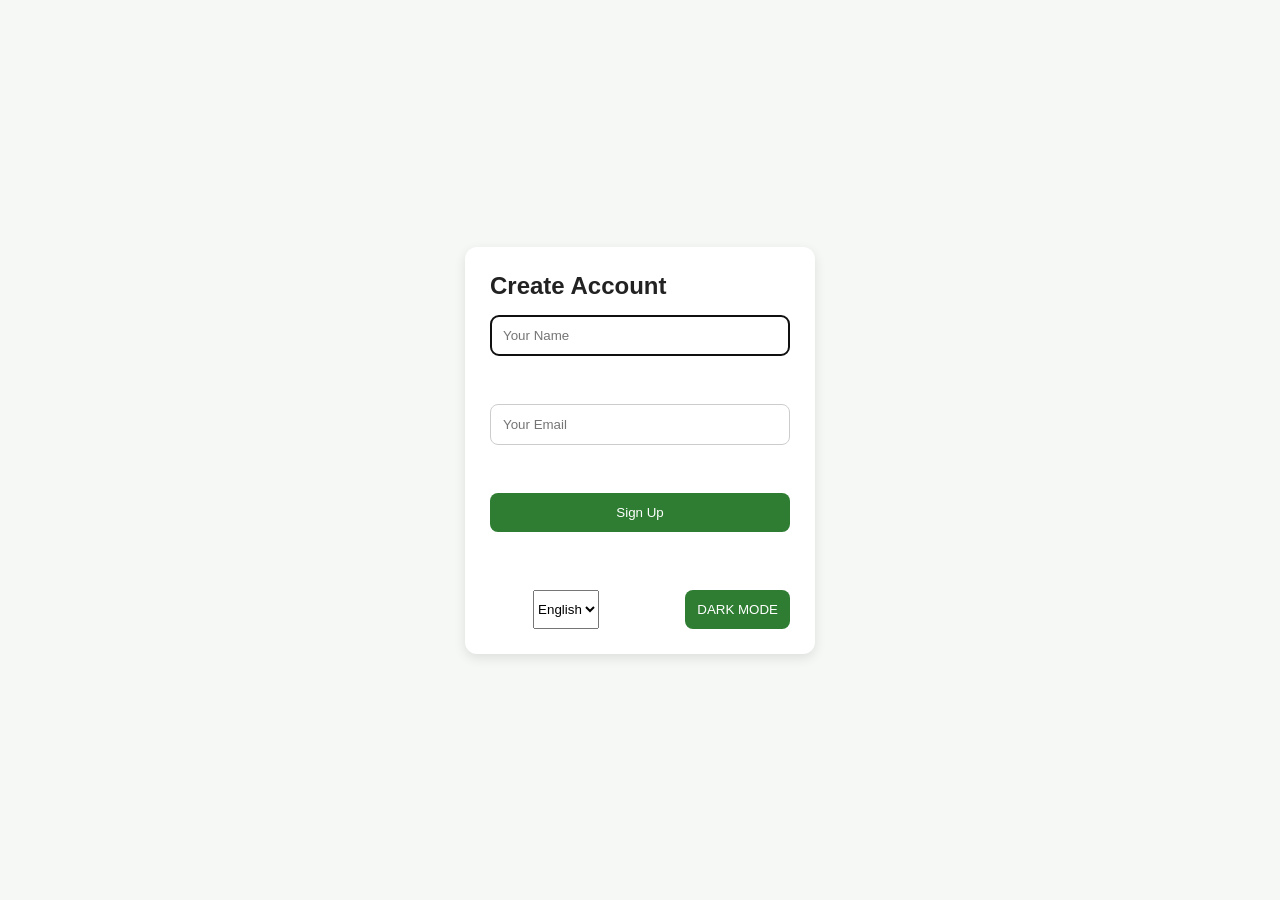
<file: index.html>
<!DOCTYPE html>
<html lang="en">
<head>
    <meta charset="UTF-8">
    <meta name="viewport" content="width=device-width, initial-scale=1.0">
    <title>Sign Up - HealthyLife</title>
    <link rel="stylesheet" href="food.css">
</head>
<body class="center-body">
    <div class="form-box">
<h2 data-en="Create Account" data-ig="Mepee Akauntu" data-yo="Ṣẹda Akanti" data-ha="Buɗe Asusu" data-fr="Creer un compte">Create Account</h2>
<input type="text" id="userName" placeholder="Your Name" autocapitalize="on" autocomplete="on" autocorrect="on" autofocus><br>
<input type="email" id="userEmail" placeholder="Your Email" autocomplete="email" autocorrect="on" > <br>
<button id="signupBtn">Sign Up</button><br>
<div class="lang-row"><br>
<select name="" id="languageSelect">
<option value="en">English</option>
<option value="ig">Igbo</option>
<option value="yo">Yoruba</option>
<option value="ha">Hausa</option>
<option value="fr">French</option>
</select>
<br>
<button id="themeBtn">DARK MODE</button>
</div>
</div>
<script src="food.js"></script>

<script>
    document.getElementById("signupBtn").addEventListener("click", function () {
        let name = document.getElementById("userName").value;
        let email = document.getElementById("userEmail").value;
        if (name ===""|| email ==="") {
            alert("Please fill all fields");
            return;
        }
        localStorage.setItem("healthyUser", name);
        window.location.href = "food.html";
    } );
</script>

</body>
</html>
</file>
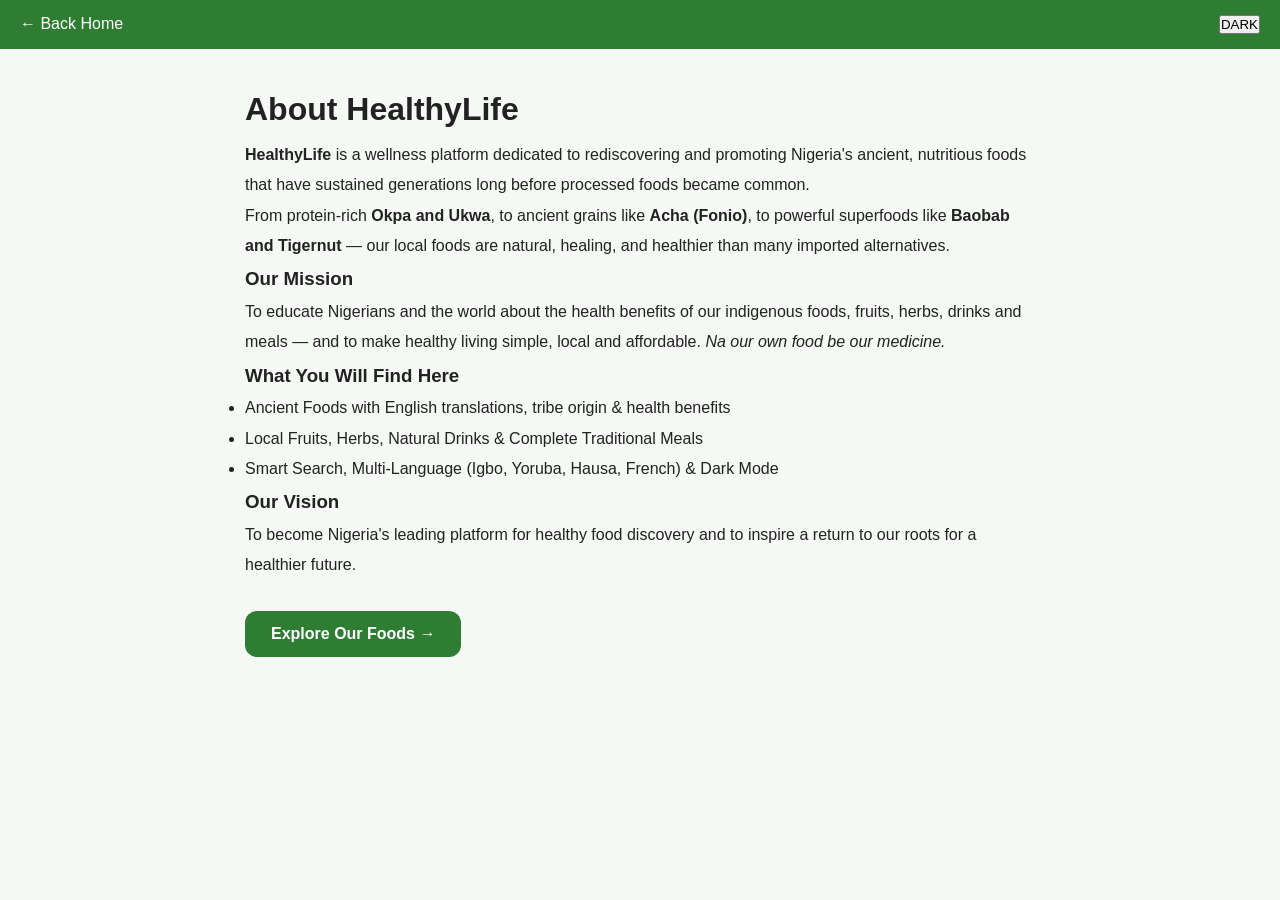
<file: about.html>
<!DOCTYPE html>
<html lang="en">
<head>
<meta charset="UTF-8">
<meta name="viewport" content="width=device-width, initial-scale=1.0">
<title>About HealthyLife</title>
<link rel="stylesheet" href="food.css">
</head>
<body>
<header class="top-header">
<div class="logo" onclick="location.href='food.html'">← Back Home</div>
<button id="themeBtn">DARK</button>
</header>

<div style="padding:30px; max-width:850px; margin:auto; line-height:1.9;">
<h1>About HealthyLife</h1>
<p><b>HealthyLife</b> is a wellness platform dedicated to rediscovering and promoting Nigeria's ancient, nutritious foods that have sustained generations long before processed foods became common.</p>

<p>From protein-rich <b>Okpa and Ukwa</b>, to ancient grains like <b>Acha (Fonio)</b>, to powerful superfoods like <b>Baobab and Tigernut</b> — our local foods are natural, healing, and healthier than many imported alternatives.</p>

<h3>Our Mission</h3>
<p>To educate Nigerians and the world about the health benefits of our indigenous foods, fruits, herbs, drinks and meals — and to make healthy living simple, local and affordable. <i>Na our own food be our medicine.</i></p>

<h3>What You Will Find Here</h3>
<ul>
<li>Ancient Foods with English translations, tribe origin & health benefits</li>
<li>Local Fruits, Herbs, Natural Drinks & Complete Traditional Meals</li>
<li>Smart Search, Multi-Language (Igbo, Yoruba, Hausa, French) & Dark Mode</li>
</ul>

<h3>Our Vision</h3>
<p>To become Nigeria's leading platform for healthy food discovery and to inspire a return to our roots for a healthier future.</p>

<br>
<button onclick="location.href='food.html'" style="padding:14px 26px; border-radius:12px; border:none; background:#2e7d32; color:white; cursor:pointer; font-size:16px; font-weight:bold;">Explore Our Foods →</button>
</div>

<script src="food.js"></script>
</body>
</html>
</file>
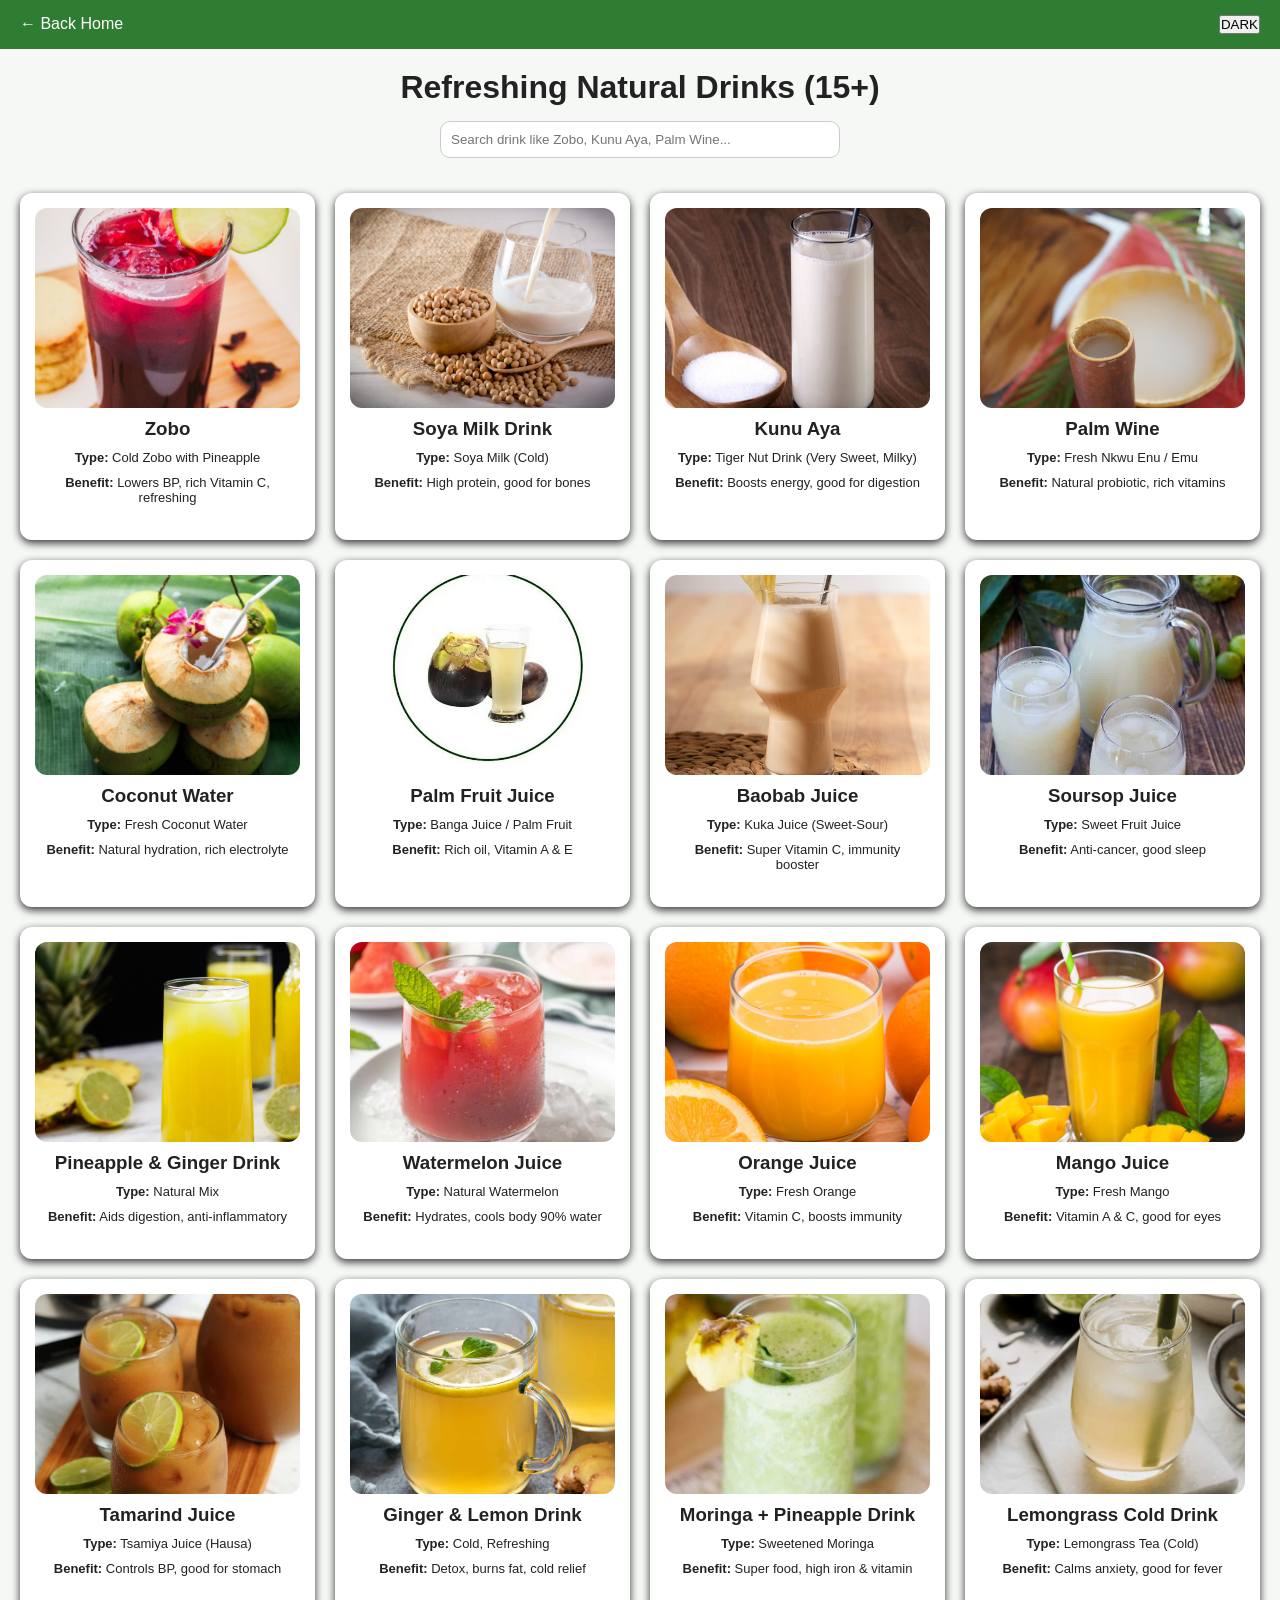
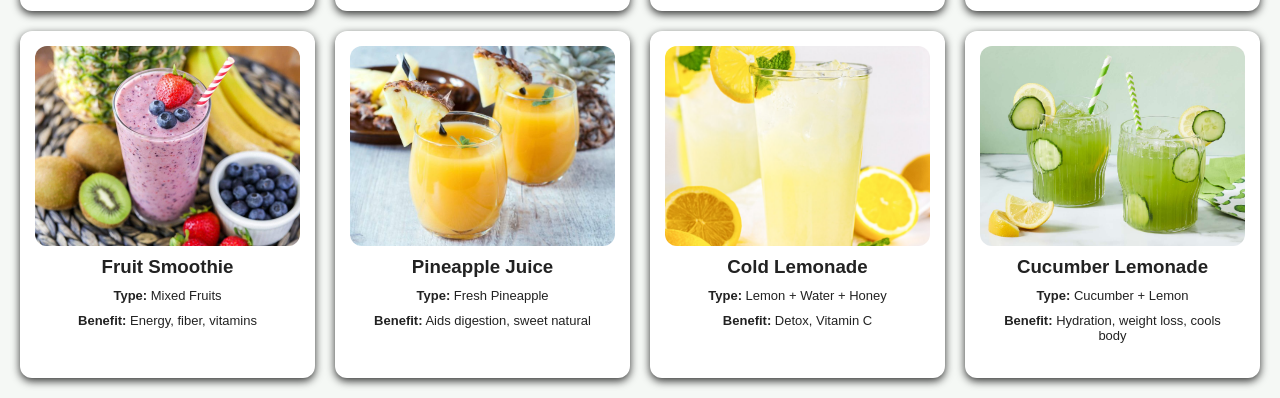
<file: drinks-page.html>
<!DOCTYPE html>
<html lang="en">
<head>
<meta charset="UTF-8">
<meta name="viewport" content="width=device-width, initial-scale=1.0">
<title>Refreshing Natural Drinks - HealthyLife</title>
<link rel="stylesheet" href="food.css">
</head>
<body>
<header class="top-header">
<div class="logo" style="cursor:pointer;" onclick="location.href='food.html'">← Back Home</div>
<button id="themeBtn">DARK</button>
</header>

<h1 style="text-align:center; margin-top:20px;">Refreshing Natural Drinks (15+)</h1>

<div class="search-box" style="text-align:center; padding:15px;">
<input type="text" id="drinkSearch" placeholder="Search drink like Zobo, Kunu Aya, Palm Wine..." style="padding:10px; width:80%; max-width:400px; border-radius:10px; border:1px solid #ccc;">
</div>

<div id="drinksGrid" style="display:grid; grid-template-columns: repeat(auto-fit, minmax(250px, 1fr)); gap:20px; padding:20px;"></div>

<script>
const drinks = [
  {name:"Zobo", tribe:"Cold Zobo with Pineapple", benefit:"Lowers BP, rich Vitamin C, refreshing", img:"images/zobo.jpg"},
  {name:"Soya Milk Drink", tribe:"Soya Milk (Cold)", benefit:"High protein, good for bones", img:"images/soya-milk.jpg"},
  {name:"Kunu Aya", tribe:"Tiger Nut Drink (Very Sweet, Milky)", benefit:"Boosts energy, good for digestion", img:"images/kunu-aya.jpg"},
  {name:"Palm Wine", tribe:"Fresh Nkwu Enu / Emu", benefit:"Natural probiotic, rich vitamins", img:"images/palm-wine.jpg"},
  {name:"Coconut Water", tribe:"Fresh Coconut Water", benefit:"Natural hydration, rich electrolyte", img:"images/coconut-water.jpg"},
  {name:"Palm Fruit Juice", tribe:"Banga Juice / Palm Fruit", benefit:"Rich oil, Vitamin A & E", img:"images/palm-fruit-juice.jpg"},
  {name:"Baobab Juice", tribe:"Kuka Juice (Sweet-Sour)", benefit:"Super Vitamin C, immunity booster", img:"images/baobab-juice.jpg"},
  {name:"Soursop Juice", tribe:"Sweet Fruit Juice", benefit:"Anti-cancer, good sleep", img:"images/soursop-juice.jpg"},
  {name:"Pineapple & Ginger Drink", tribe:"Natural Mix", benefit:"Aids digestion, anti-inflammatory", img:"images/pineapple-ginger.jpg"},
  {name:"Watermelon Juice", tribe:"Natural Watermelon", benefit:"Hydrates, cools body 90% water", img:"images/watermelon-Juice.jpg"},
  {name:"Orange Juice", tribe:"Fresh Orange", benefit:"Vitamin C, boosts immunity", img:"images/orange-juice.jpg"},
  {name:"Mango Juice", tribe:"Fresh Mango", benefit:"Vitamin A & C, good for eyes", img:"images/mango-juice.jpg"},
  {name:"Tamarind Juice", tribe:"Tsamiya Juice (Hausa)", benefit:"Controls BP, good for stomach", img:"images/tamarind-juice.jpg"},
  {name:"Ginger & Lemon Drink", tribe:"Cold, Refreshing", benefit:"Detox, burns fat, cold relief", img:"images/ginger-lemon.jpg"},
  {name:"Moringa + Pineapple Drink", tribe:"Sweetened Moringa", benefit:"Super food, high iron & vitamin", img:"images/moringa-pineapple.jpg"},
  {name:"Lemongrass Cold Drink", tribe:"Lemongrass Tea (Cold)", benefit:"Calms anxiety, good for fever", img:"images/lemongrass-drink.jpg"},
  {name:"Fruit Smoothie", tribe:"Mixed Fruits", benefit:"Energy, fiber, vitamins", img:"images/fruit-smoothie.jpg"},
  {name:"Pineapple Juice", tribe:"Fresh Pineapple", benefit:"Aids digestion, sweet natural", img:"images/pineapple-juice.jpg"},
  {name:"Cold Lemonade", tribe:"Lemon + Water + Honey", benefit:"Detox, Vitamin C", img:"images/cold-lemonade.jpg"},
  {name:"Cucumber Lemonade", tribe:"Cucumber + Lemon", benefit:"Hydration, weight loss, cools body", img:"images/cucumber-lemonade.jpg"}
];

const grid = document.getElementById('drinksGrid');
function showDrinks(list){
  grid.innerHTML = "";
  list.forEach(f => {
    grid.innerHTML += `
    <div class="food-card">
      <img class="food-img-real" src="${f.img}" alt="${f.name}" style="width:100%; height:200px; object-fit:cover; border-radius:12px;">
      <div class="food-info" style="padding:10px;">
        <h3>${f.name}</h3>
        <p><b>Type:</b> ${f.tribe}</p>
        <p><b>Benefit:</b> ${f.benefit}</p>
      </div>
    </div>`;
  });
}
showDrinks(drinks);
document.getElementById('drinkSearch').addEventListener('input', (e)=>{
  const v = e.target.value.toLowerCase();
  showDrinks(drinks.filter(f => f.name.toLowerCase().includes(v) || f.tribe.toLowerCase().includes(v)));
});
</script>
<script src="food.js"></script>
</body>
</html>
</file>
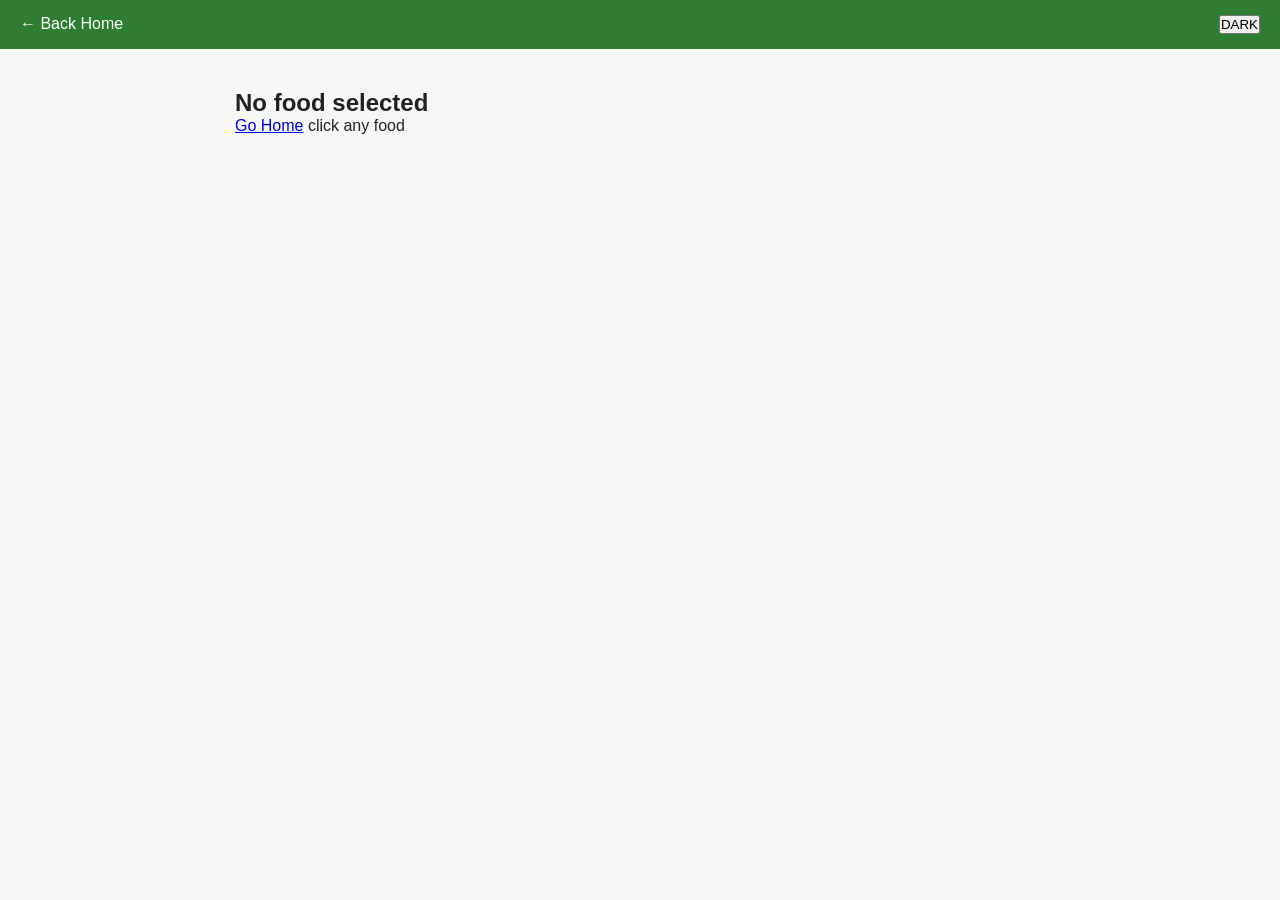
<file: food-detail.html>
<!DOCTYPE html>
<html lang="en">
<head>
<meta charset="UTF-8">
<meta name="viewport" content="width=device-width, initial-scale=1.0">
<title>Food Detail</title>
<link rel="stylesheet" href="food.css">
<style>
.detail-container{max-width:850px; margin:20px auto; padding:20px;}
.detail-img{width:100%; height:380px; object-fit:cover; border-radius:20px;}
.combo{background:#f0f7e9; border-left:5px solid #3a5a2c; padding:15px; border-radius:10px; margin:15px 0;}
</style>
</head>
<body>
<header class="top-header">
<div class="logo" onclick="location.href='food.html'" style="cursor:pointer;">← Back Home</div>
<button id="themeBtn">DARK</button>
</header>

<div class="detail-container" id="detail"></div>

<script>
const data = JSON.parse(localStorage.getItem('selectedFoodData'));
if(!data){
 document.getElementById('detail').innerHTML = `<h2>No food selected</h2><p><a href="food.html">Go Home</a> click any food</p>`;
} else {
 document.getElementById('detail').innerHTML = `
  <img src="${data.img || ''}" class="detail-img" onerror="this.src='https://via.placeholder.com/800x380?text=${encodeURIComponent(data.name)}'">
  <h1>${data.name}</h1>
  <p style="color:#3a5a2c; font-weight:bold;">Origin: ${data.tribe || 'Nigeria'}</p>
  <div style="background:#fff; padding:15px; border-radius:12px; margin:15px 0; box-shadow:0 2px 10px rgba(0,0,0,0.1);">
   <h3>🌿 Health Benefit</h3><p>${data.benefit || 'Very healthy for body'}</p>
  </div>
  <div style="background:#fff; padding:15px; border-radius:12px; margin:15px 0; box-shadow:0 2px 10px rgba(0,0,0,0.1);">
   <h3>🍳 How to Prepare</h3><p style="white-space:pre-line; line-height:1.8;">${data.prepare || 'Watch educational videos on how to prepare different foods in youtube,google or any social media app.'}</p>
  </div>
  <div class="combo">
   <h3>Best Combo</h3>
   <p>🥤 Best Drink: ${data.drink || 'Water....You can also check it out in our meals page.'}</p>
   <p>🍎 Best Fruit: ${data.fruit || 'check it out in our meals page'}</p>
  </div>
  <button onclick="location.href='foods-page.html'" style="background:#3a5a2c; color:#fff; padding:12px 25px; border:none; border-radius:25px; margin-top:20px; cursor:pointer;">🏠 Back to Main</button>
 `;
}
</script>
<script src="food.js"></script>
</body>
</html>
</file>
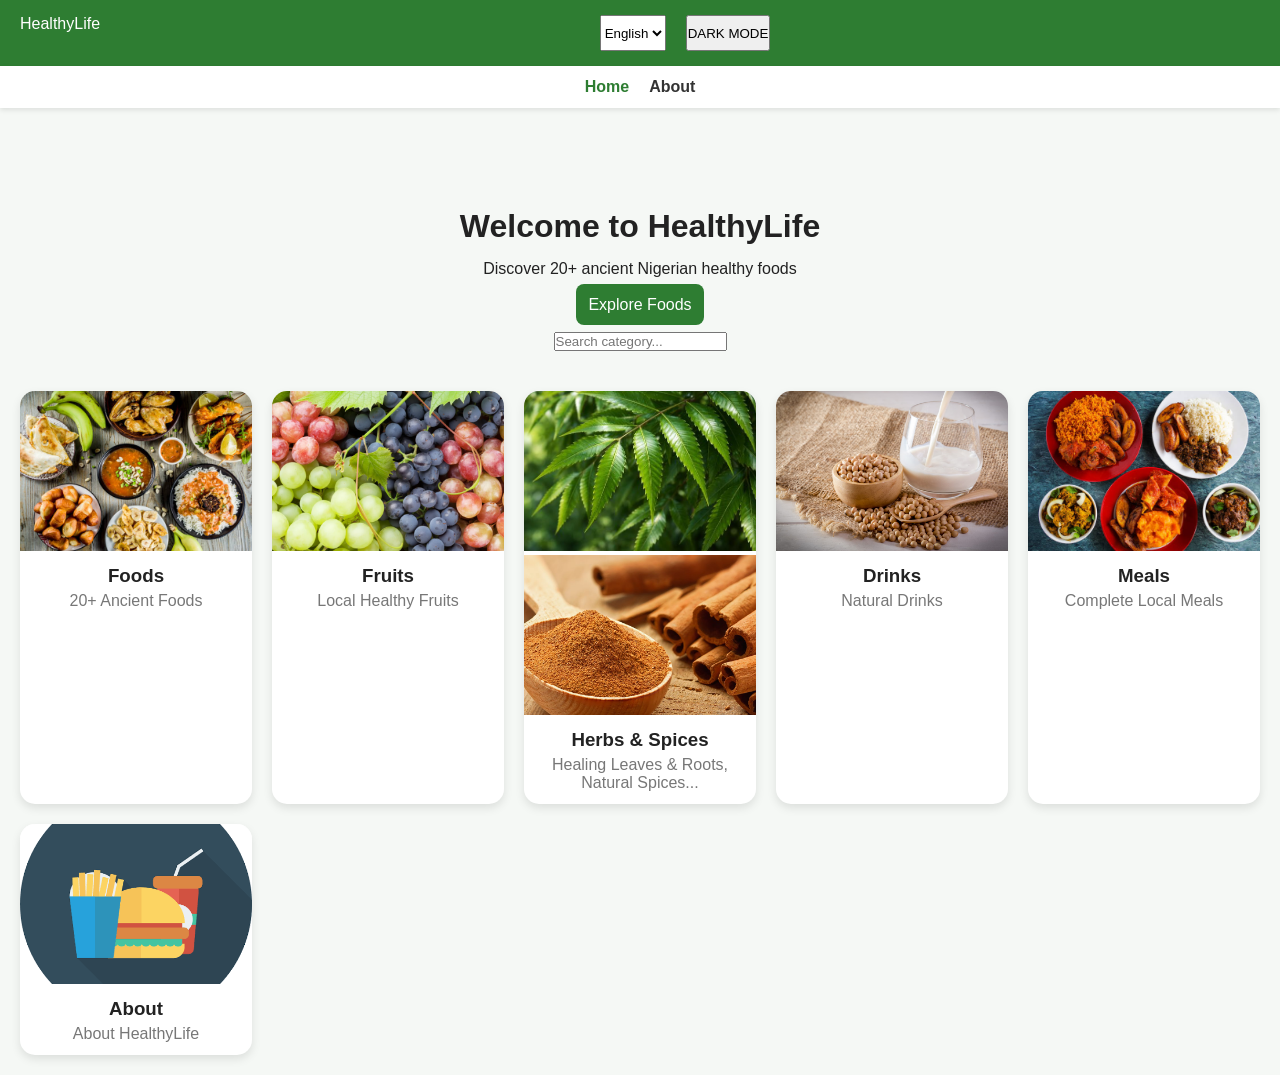
<file: food.html>
<!DOCTYPE html>
<html lang="en">
<head>
    <meta charset="UTF-8">
    <meta name="viewport" content="width=device-width, initial-scale=1.0">
    <title>Welcome-HealthyLife</title>
    <link rel="stylesheet" href="food.css">
</head>
<body>
    <header class="top-header">
<div class="logo">HealthyLife</div>

<div class="header-right"><br>
<select name="" id="languageSelect">
    <option value="en">English</option>
    <option value="ig">Igbo</option>
    <option value="yo">Yoruba</option>
    <option value="ha">Hausa</option>
    <option value="fr">French</option>
</select>
<br><br>
<button id="themeBtn">DARK MODE</button>

</div>
<br>
</header>

<nav class="main-nav">
<a href="food.html" class="active" data-en="Home" data-ig="Ulo" data-yo="Ile" data-ha="Gida" data-fr="Accueil">Home</a>



<a href="about.html" data-en="About" data-ig="Gbasara" data-yo="Nipa" data-ha="Game da" data-fr="A propos">About</a>

</nav>

<section class="welcome-box">

<h1 id="welcomeText">Welcome to HealthyLife</h1>

<p data-en="Discover 20+ ancient Nigerian healthy foods" data-ig="Choputa nri Igbo 20+" data-yo="Ṣawari ounje 20+" data-ha="Gano abinci 20+" data-fr="Decouvrez 20+ aliments">Discover 20+  ancient Nigerian healthy foods</p>
<br>
<a href="foods-page.html" class="main-btn">Explore Foods</a>
 <br><br>
<input type="text" id="homeSearch" placeholder="Search category...">
</section>

<div class="category-container">
  <div class="category-box" onclick="location.href='foods-page.html'">
    <img src="images/food 1.jpg" alt="Foods">
    <h3>Foods</h3>
    <p>20+ Ancient Foods</p>
  </div>
  <div class="category-box" onclick="location.href='fruits-page.html'">
    <img src="images/grapes.webp" alt="Fruits">
    <h3>Fruits</h3>
    <p>Local Healthy Fruits</p>
  </div>
  <div class="category-box" onclick="location.href='herbs-page.html'">
    <img src="images/neem-leaf.jpg" alt="Herbs"> <img src="images/cinnamon.jpg" alt="Spices" width="100px" height="50px">
    <h3>Herbs & Spices</h3>
    <p>Healing Leaves & Roots, Natural Spices...</p>
  </div>
  <div class="category-box" onclick="location.href='drinks-page.html'">
    <img src="images/soya-milk.jpg" alt="Drinks">
    <h3>Drinks</h3>
    <p>Natural Drinks</p>
  </div>
  <div class="category-box" onclick="location.href='meals-page.html'">
    <img src="images/food 3.jpg" alt="Meals">
    <h3>Meals</h3>
    <p>Complete Local Meals</p>
  </div>

  

  <div class="category-box" onclick="location.href='about.html'">
    <img src="images/food icon.png" alt="About">
    <h3>About</h3>
    <p>About HealthyLife</p>
  </div>
</div>

<script src="food.js"></script>

<script>
    let savedName=localStorage.getItem("healthyUser");
    if (savedName) {
        document.getElementById("welcomeText").innerText="Welcome," + savedName + "!";
    } 

</script>

<script>
    document.getElementById("homeSearch").addEventListener("input",function () {
        let v = this.value.toLowerCase();
        document.querySelectorAll(".category-box").forEach(b => {
            b.style.display = b.innerText.toLowerCase().includes(v)?"block":"none";
        });
    })
</script>
</body>
</html>
</file>
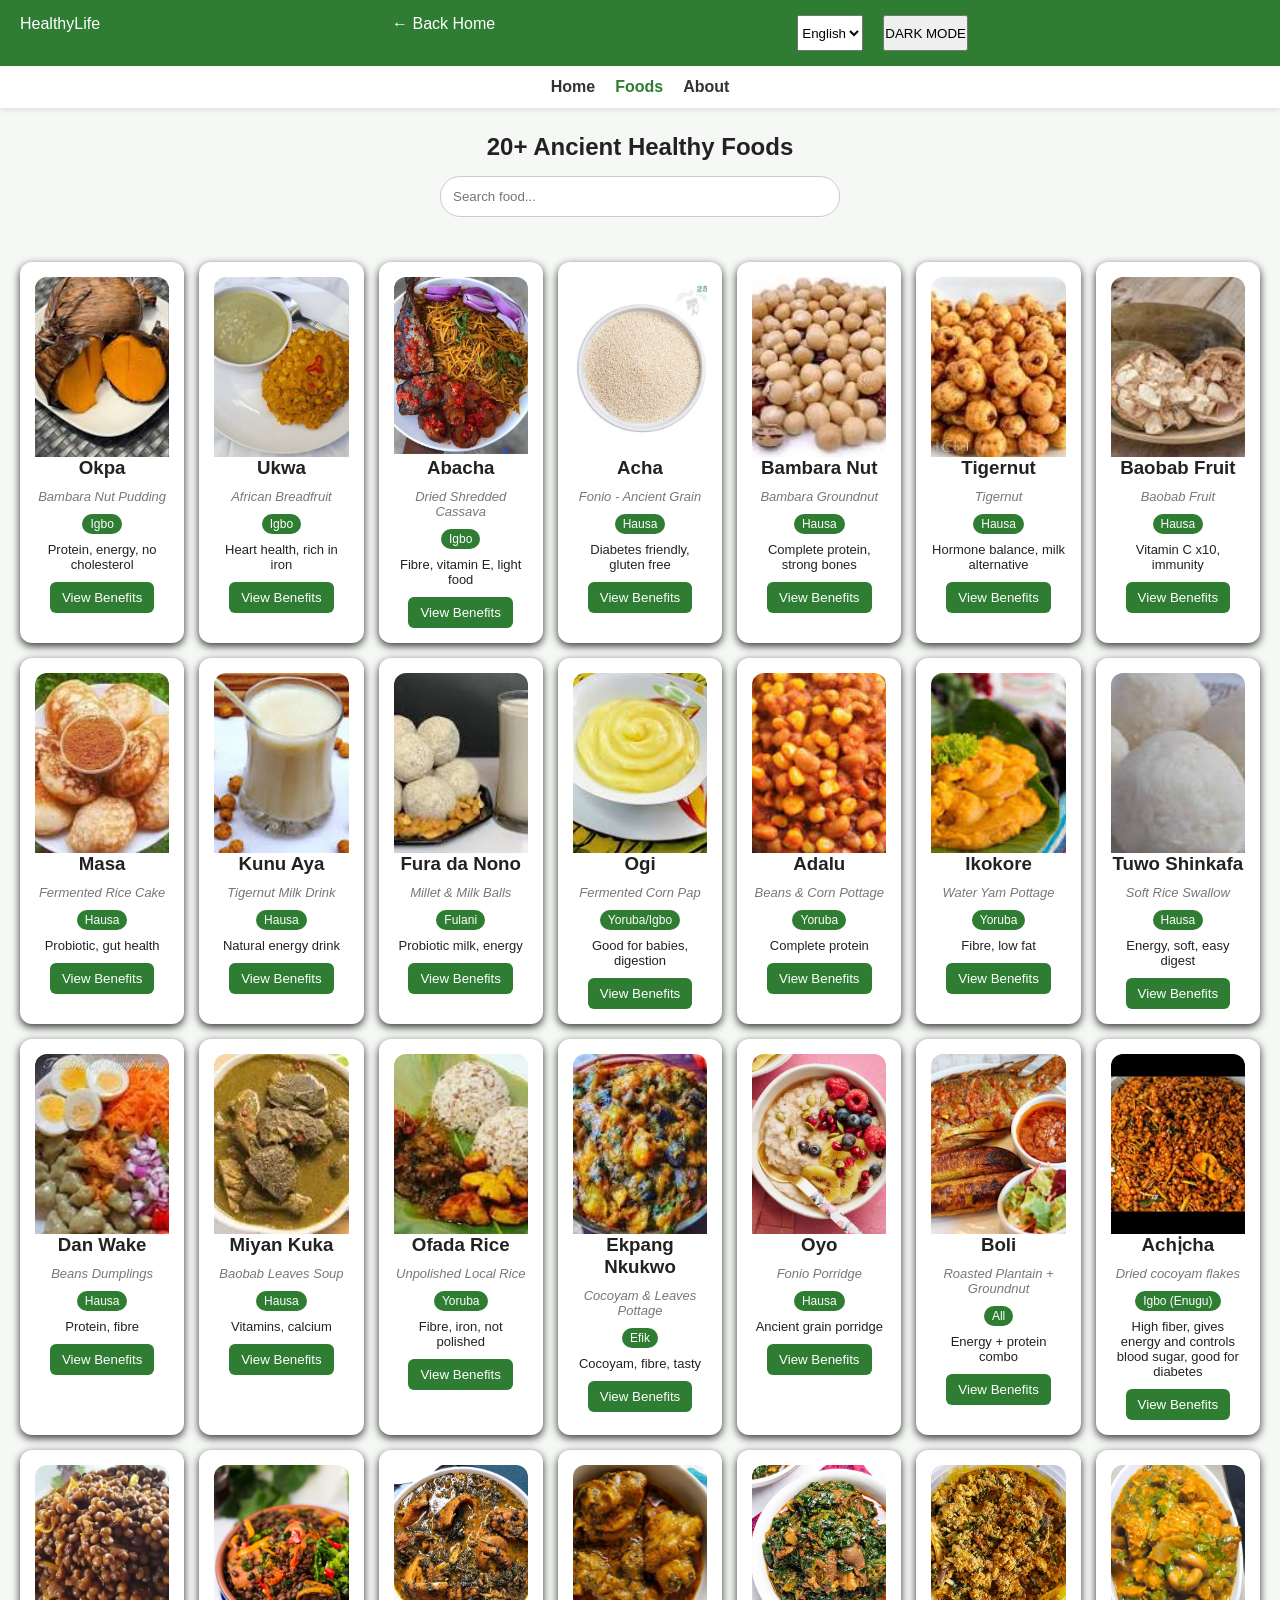
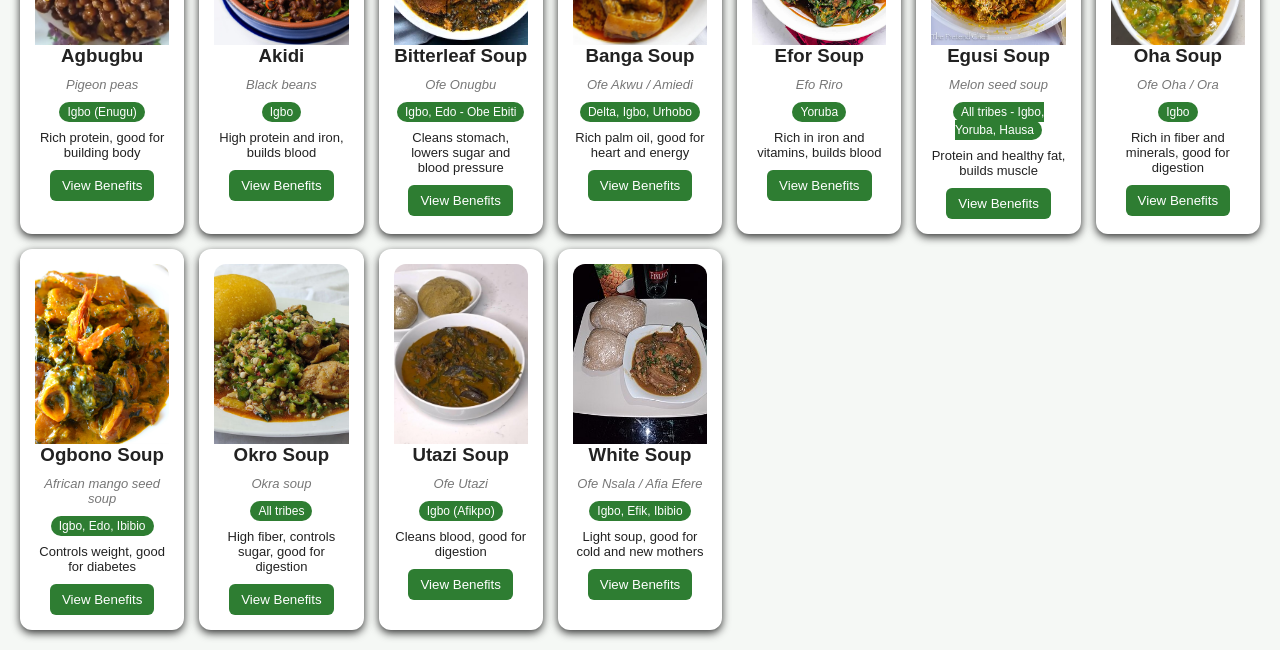
<file: foods-page.html>
<!DOCTYPE html>
<html lang="en">
<head>
    <meta charset="UTF-8">
    <meta name="viewport" content="width=device-width, initial-scale=1.0">
    <title>20+ Foods-HealthyLife</title>
    <link rel="stylesheet" href="food.css">
</head>
<body>
    <header class="top-header">
<div class="logo">HealthyLife</div>
<div class="logo" style="cursor:pointer;" onclick="location.href='food.html'">← Back Home</div>
<div class="header-right"><br>
<select name="" id="languageSelect">
    <option value="en">English</option>
    <option value="ig">Igbo</option>
    <option value="yo">Yoruba</option>
    <option value="ha">Hausa</option>
    <option value="fr">French</option>
</select>
<br><br>
<button id="themeBtn">DARK MODE</button>

</div>
<br>
</header>

<nav class="main-nav">
<a href="food.html" class="Home" data-en="Home" data-ig="Ulo" data-yo="Ile" data-ha="Gida" data-fr="Accueil">Home</a>

<a href="foods-page.html" class="active" data-en="Foods" data-ig="Nri" data-yo="Ounje" data-ha="Abinci" data-fr="Aliments">Foods</a>

<a href="#" data-en="About" data-ig="Gbasara" data-yo="Nipa" data-ha="Game da" data-fr="A propos">About</a>
</nav>

<section class="foods-hero">
    <h1>20+ Ancient Healthy Foods</h1>
    <input type="text" id="searchFood" placeholder="Search food...">

</section>



<div class="foods-container" id="foodsContainer"></div>

<script src="food.js"></script>

<script>
const foods = [
{name:"Okpa", english:"Bambara Nut Pudding", tribe:"Igbo", benefit:"Protein, energy, no cholesterol", img:"images/okpa.jpg"},
{name:"Ukwa", english:"African Breadfruit", tribe:"Igbo", benefit:"Heart health, rich in iron", img:"images/Ukwa.jpg"},
{name:"Abacha", english:"Dried Shredded Cassava", tribe:"Igbo", benefit:"Fibre, vitamin E, light food", img:"images/Abacha.jpg"},
{name:"Acha", english:"Fonio - Ancient Grain", tribe:"Hausa", benefit:"Diabetes friendly, gluten free", img:"images/Acha.jpg"},
{name:"Bambara Nut", english:"Bambara Groundnut", tribe:"Hausa", benefit:"Complete protein, strong bones", img:"images/Bambara Nuts.jpg"},
{name:"Tigernut", english:"Tigernut", tribe:"Hausa", benefit:"Hormone balance, milk alternative", img:"images/tigernut.jpg"},
{name:"Baobab Fruit", english:"Baobab Fruit", tribe:"Hausa", benefit:"Vitamin C x10, immunity", img:"images/Baobab fruit.jpg "},
{name:"Masa", english:"Fermented Rice Cake", tribe:"Hausa", benefit:"Probiotic, gut health", img:"images/masa.jpg"},
{name:"Kunu Aya", english:"Tigernut Milk Drink", tribe:"Hausa", benefit:"Natural energy drink", img:"images/kunu.jpg"},
{name:"Fura da Nono", english:"Millet & Milk Balls", tribe:"Fulani", benefit:"Probiotic milk, energy", img:"images/fura nono.jpg"},
{name:"Ogi", english:"Fermented Corn Pap", tribe:"Yoruba/Igbo", benefit:"Good for babies, digestion", img:"images/ogi.jpg"},
{name:"Adalu", english:"Beans & Corn Pottage", tribe:"Yoruba", benefit:"Complete protein", img:"images/adalu.jpg"},
{name:"Ikokore", english:"Water Yam Pottage", tribe:"Yoruba", benefit:"Fibre, low fat", img:"images/ikokore.jpg"},
{name:"Tuwo Shinkafa", english:"Soft Rice Swallow", tribe:"Hausa", benefit:"Energy, soft, easy digest", img:"images/tuwo shinkaa.jpg"},
{name:"Dan Wake", english:"Beans Dumplings", tribe:"Hausa", benefit:"Protein, fibre", img:"images/danwake.jpg"},
{name:"Miyan Kuka", english:"Baobab Leaves Soup", tribe:"Hausa", benefit:"Vitamins, calcium", img:"images/miyan kuka.jpg"},
{name:"Ofada Rice", english:"Unpolished Local Rice", tribe:"Yoruba", benefit:"Fibre, iron, not polished", img:"images/ofada rice.jpg"},
{name:"Ekpang Nkukwo", english:"Cocoyam & Leaves Pottage", tribe:"Efik", benefit:"Cocoyam, fibre, tasty", img:"images/ekpang nkukwo.jpg"},
{name:"Oyo", english:"Fonio Porridge", tribe:"Hausa", benefit:"Ancient grain porridge", img:"images/oyo.jpg"},
{name:"Boli", english:"Roasted Plantain + Groundnut", tribe:"All", benefit:"Energy + protein combo", img:"images/boli.jpg"},
{name:"Achịcha", english:"Dried cocoyam flakes", tribe:"Igbo (Enugu)", benefit:"High fiber, gives energy and controls blood sugar, good for diabetes", img:"images/achicha.jpg"},
{name:"Agbugbu", english:"Pigeon peas", tribe:"Igbo (Enugu)", benefit:"Rich protein, good for building body", img:"images/agbugbu.jpg", category:"meal"},
 {name:"Akidi", english:"Black beans", tribe:"Igbo", benefit:"High protein and iron, builds blood", img:"images/akidi.jpg", category:"meal"},
{name:"Bitterleaf Soup", english:"Ofe Onugbu", tribe:"Igbo, Edo - Obe Ebiti", benefit:"Cleans stomach, lowers sugar and blood pressure", img:"images/Bitterleaf-Soup.jpg", category:"soup"},
{name:"Banga Soup", english:"Ofe Akwu / Amiedi", tribe:"Delta, Igbo, Urhobo", benefit:"Rich palm oil, good for heart and energy", img:"images/banga.jpg", category:"soup"},
 {name:"Efor Soup", english:"Efo Riro", tribe:"Yoruba", benefit:"Rich in iron and vitamins, builds blood", img:"images/efor.jpg", category:"soup"},
{name:"Egusi Soup", english:"Melon seed soup", tribe:"All tribes - Igbo, Yoruba, Hausa", benefit:"Protein and healthy fat, builds muscle", img:"images/egusi.webp", category:"soup"},
 {name:"Oha Soup", english:"Ofe Oha / Ora", tribe:"Igbo", benefit:"Rich in fiber and minerals, good for digestion", img:"images/oha.png", category:"soup"},
{name:"Ogbono Soup", english:"African mango seed soup", tribe:"Igbo, Edo, Ibibio", benefit:"Controls weight, good for diabetes", img:"images/ogbono.jpg", category:"soup"},
{name:"Okro Soup", english:"Okra soup", tribe:"All tribes", benefit:"High fiber, controls sugar, good for digestion", img:"images/okro.jpg", category:"soup"},
{name:"Utazi Soup", english:"Ofe Utazi", tribe:"Igbo (Afikpo)", benefit:"Cleans blood, good for digestion", img:"images/utazi.jpg", category:"soup"},
 {name:"White Soup", english:"Ofe Nsala / Afia Efere", tribe:"Igbo, Efik, Ibibio", benefit:"Light soup, good for cold and new mothers", img:"images/white soup.jpg", category:"soup"},
];

function openDetail(food) {
    localStorage.setItem('selectedFoodData',
        JSON.stringify(food)
    );
location.href='food-detail.html';
}

const container = document.getElementById("foodsContainer");
const searchInput = document.getElementById("searchFood");

function showFoods(list){
container.innerHTML="";
list.forEach((food,i)=>{
container.innerHTML+=`
<div class="food-card" onclick='openDetail(${JSON.stringify(food).replace(/'/g,"&#39;")})'
style= "cursor:pointer;">
<img src="${food.img}" class="food-img-real" alt="${food.name}" onerror="this.src='https://via.placeholder.com/400x250?text=${food.name}'">
<h3>${food.name}</h3>
<p class="english-name"><i>${food.english}</i></p>
<span class="tribe">${food.tribe}</span>
<p>${food.benefit}</p>
<button onclick="goDetails(${i})">View Benefits</button>
</div>
`;
});
}
function goDetails(i){
localStorage.setItem("selectedFood", JSON.stringify(foods[i]));
localStorage.setItem("selectedType", "food");
window.location.href="food-details.html";
}
showFoods(foods);
searchInput.addEventListener("input", function(){
let v=this.value.toLowerCase();
let f=foods.filter(x=>x.name.toLowerCase().includes(v)||x.english.toLowerCase().includes(v)||x.benefit.toLowerCase().includes(v));
showFoods(f);
});
</script>
</body>
</html>
</file>
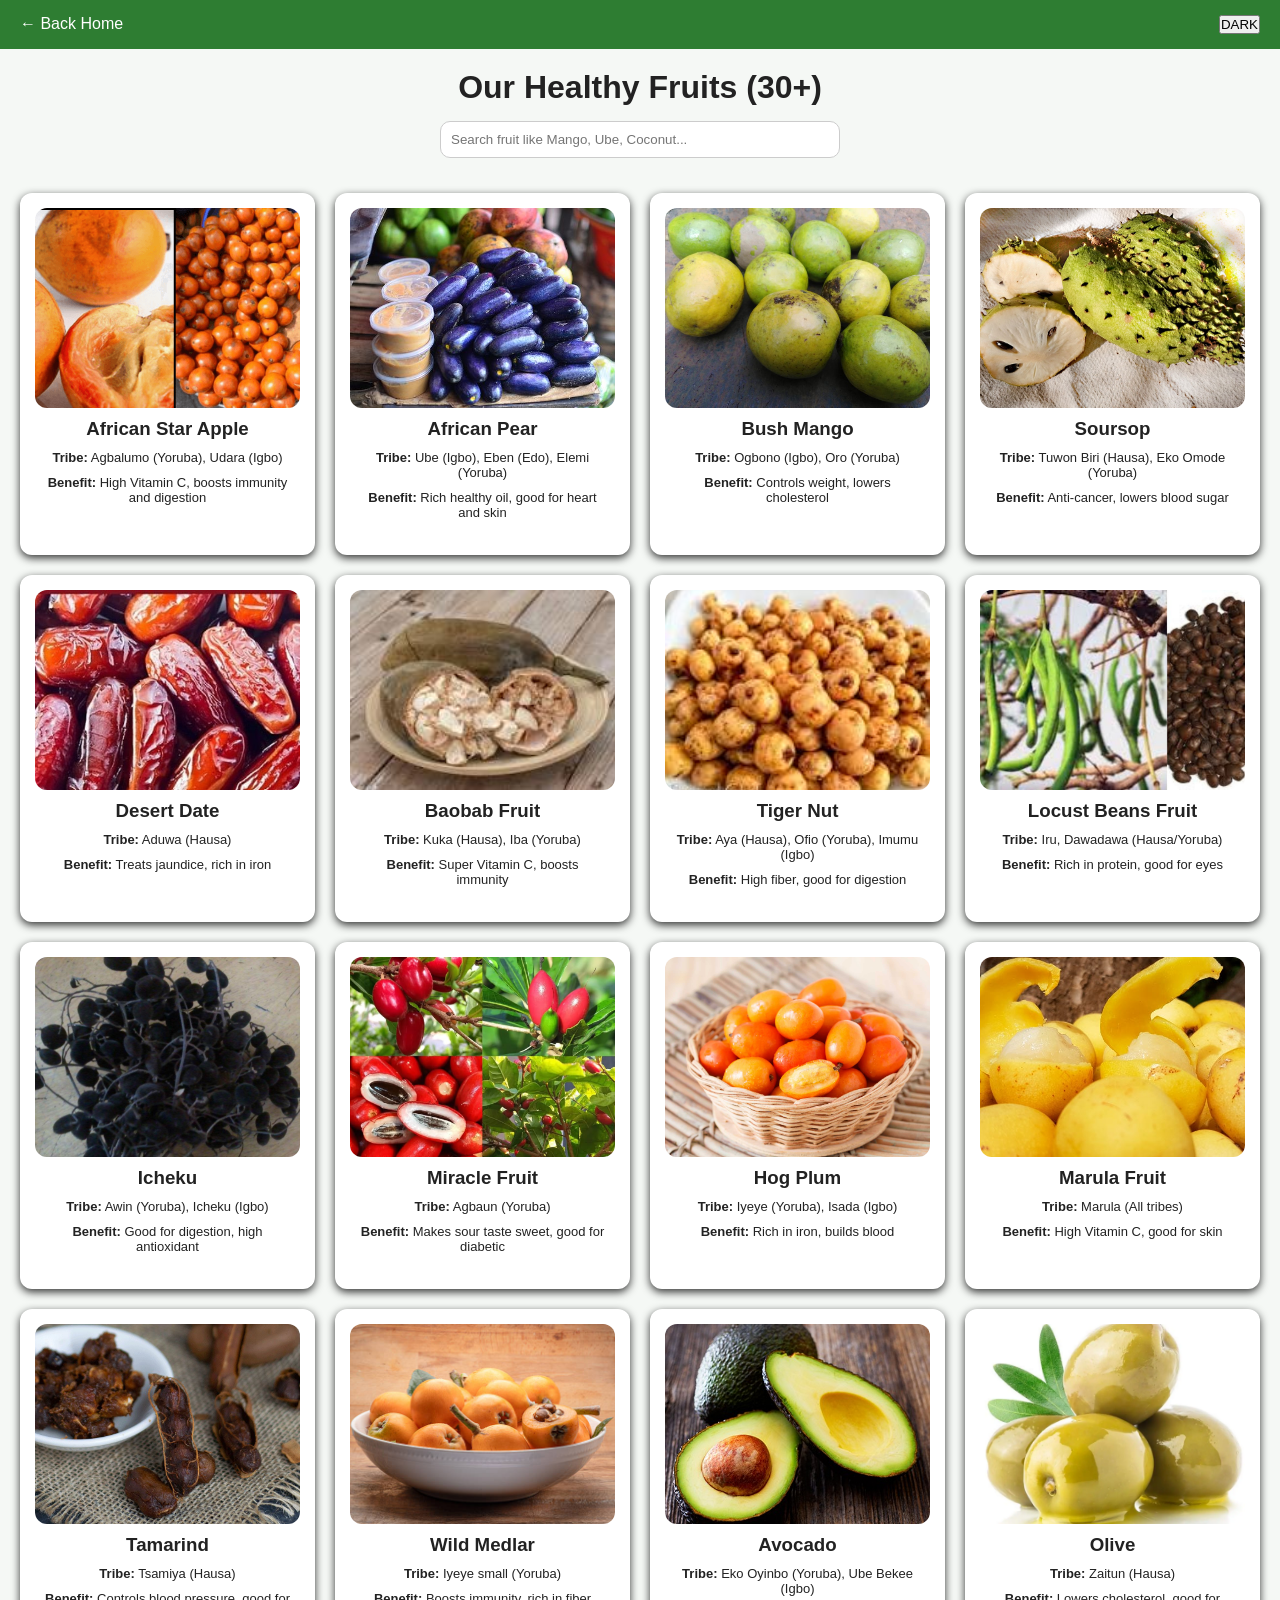
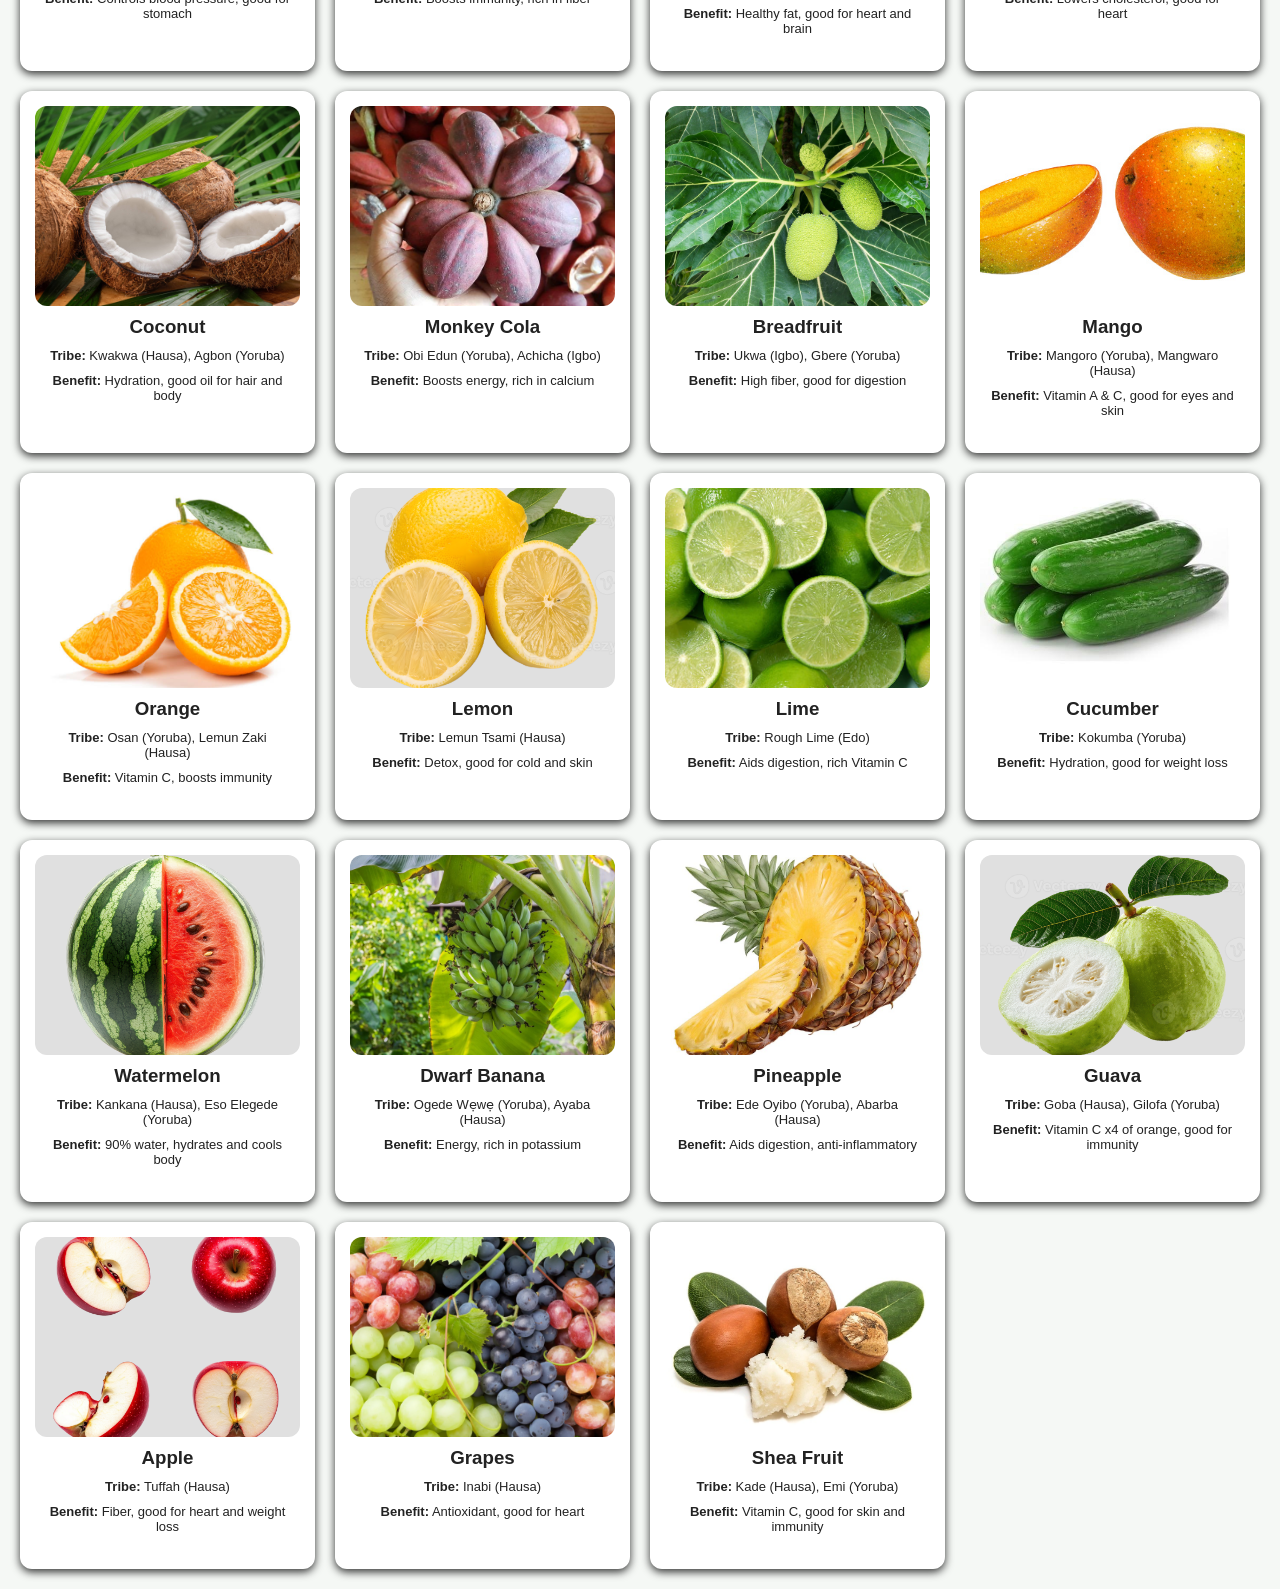
<file: fruits-page.html>
<!DOCTYPE html>
<html lang="en">
<head>
<meta charset="UTF-8">
<meta name="viewport" content="width=device-width, initial-scale=1.0">
<title>Local Fruits - HealthyLife</title>
<link rel="stylesheet" href="food.css">
</head>
<body>
<header class="top-header">
<div class="logo" style="cursor:pointer;" onclick="location.href='food.html'">← Back Home</div>

<button id="themeBtn">DARK</button>
</header>

<h1 style="text-align:center; margin-top:20px;">Our Healthy Fruits (30+)</h1>

<div class="search-box" style="text-align:center; padding:15px;">
<input type="text" id="fruitSearch" placeholder="Search fruit like Mango, Ube, Coconut..." style="padding:10px; width:80%; max-width:400px; border-radius:10px; border:1px solid #ccc;">
</div>

<div id="fruitsGrid" style="display:grid; grid-template-columns: repeat(auto-fit, minmax(250px, 1fr)); gap:20px; padding:20px;"></div>

<script>
const fruits = [
  {name:"African Star Apple", tribe:"Agbalumo (Yoruba), Udara (Igbo)", benefit:"High Vitamin C, boosts immunity and digestion", img:"images/African Star Apple.png"},
  {name:"African Pear", tribe:"Ube (Igbo), Eben (Edo), Elemi (Yoruba)", benefit:"Rich healthy oil, good for heart and skin", img:"images/African Pear.jpg"},
  {name:"Bush Mango", tribe:"Ogbono (Igbo), Oro (Yoruba)", benefit:"Controls weight, lowers cholesterol", img:"images/Bush Mango.jpg"},
  {name:"Soursop", tribe:"Tuwon Biri (Hausa), Eko Omode (Yoruba)", benefit:"Anti-cancer, lowers blood sugar", img:"images/Soursop.jpg"},
  {name:"Desert Date", tribe:"Aduwa (Hausa)", benefit:"Treats jaundice, rich in iron", img:"images/Desert Date.jpg"},
  {name:"Baobab Fruit", tribe:"Kuka (Hausa), Iba (Yoruba)", benefit:"Super Vitamin C, boosts immunity", img:"images/Baobab fruit.jpg"},
  {name:"Tiger Nut", tribe:"Aya (Hausa), Ofio (Yoruba), Imumu (Igbo)", benefit:"High fiber, good for digestion", img:"images/tigernut.jpg"},
  {name:"Locust Beans Fruit", tribe:"Iru, Dawadawa (Hausa/Yoruba)", benefit:"Rich in protein, good for eyes", img:"images/locust beans.jpg"},
  {name:"Icheku", tribe:"Awin (Yoruba), Icheku (Igbo)", benefit:"Good for digestion, high antioxidant", img:"images/icheku.jpg"},
  {name:"Miracle Fruit", tribe:"Agbaun (Yoruba)", benefit:"Makes sour taste sweet, good for diabetic", img:"images/miracle fruit.jpg"},
  {name:"Hog Plum", tribe:"Iyeye (Yoruba), Isada (Igbo)", benefit:"Rich in iron, builds blood", img:"images/hog plum.jpg"},
  {name:"Marula Fruit", tribe:"Marula (All tribes)", benefit:"High Vitamin C, good for skin", img:"images/marula.jpg"},
  {name:"Tamarind", tribe:"Tsamiya (Hausa)", benefit:"Controls blood pressure, good for stomach", img:"images/tamarind.jpg"},
  {name:"Wild Medlar", tribe:"Iyeye small (Yoruba)", benefit:"Boosts immunity, rich in fiber", img:"images/wild medlar.jpg"},
  {name:"Avocado", tribe:"Eko Oyinbo (Yoruba), Ube Bekee (Igbo)", benefit:"Healthy fat, good for heart and brain", img:"images/avocado.jpg"},
  {name:"Olive", tribe:"Zaitun (Hausa)", benefit:"Lowers cholesterol, good for heart", img:"images/olive.webp"},
  {name:"Coconut", tribe:"Kwakwa (Hausa), Agbon (Yoruba)", benefit:"Hydration, good oil for hair and body", img:"images/coconut.jpg"},
  {name:"Monkey Cola", tribe:"Obi Edun (Yoruba), Achicha (Igbo)", benefit:"Boosts energy, rich in calcium", img:"images/monkey cola.jpg"},
  {name:"Breadfruit", tribe:"Ukwa (Igbo), Gbere (Yoruba)", benefit:"High fiber, good for digestion", img:"images/breadfruit.jpg"},
  {name:"Mango", tribe:"Mangoro (Yoruba), Mangwaro (Hausa)", benefit:"Vitamin A & C, good for eyes and skin", img:"images/mango.jpg"},
  {name:"Orange", tribe:"Osan (Yoruba), Lemun Zaki (Hausa)", benefit:"Vitamin C, boosts immunity", img:"images/orange.jpg"},
  {name:"Lemon", tribe:"Lemun Tsami (Hausa)", benefit:"Detox, good for cold and skin", img:"images/lemon.png"},
  {name:"Lime", tribe:"Rough Lime (Edo)", benefit:"Aids digestion, rich Vitamin C", img:"images/lime.jpg"},
  {name:"Cucumber", tribe:"Kokumba (Yoruba)", benefit:"Hydration, good for weight loss", img:"images/cucumber.jpg"},
  {name:"Watermelon", tribe:"Kankana (Hausa), Eso Elegede (Yoruba)", benefit:"90% water, hydrates and cools body", img:"images/watermelon.png"},
  {name:"Dwarf Banana", tribe:"Ogede Wẹwẹ (Yoruba), Ayaba (Hausa)", benefit:"Energy, rich in potassium", img:"images/dwarf banana.jpg"},
  {name:"Pineapple", tribe:"Ede Oyibo (Yoruba), Abarba (Hausa)", benefit:"Aids digestion, anti-inflammatory", img:"images/pineapple.jpg"},
  {name:"Guava", tribe:"Goba (Hausa), Gilofa (Yoruba)", benefit:"Vitamin C x4 of orange, good for immunity", img:"images/guava.png"},
  {name:"Apple", tribe:"Tuffah (Hausa)", benefit:"Fiber, good for heart and weight loss", img:"images/apple.png"},
  {name:"Grapes", tribe:"Inabi (Hausa)", benefit:"Antioxidant, good for heart", img:"images/grapes.webp"},
  {name:"Shea Fruit", tribe:"Kade (Hausa), Emi (Yoruba)", benefit:"Vitamin C, good for skin and immunity", img:"images/shea-butter.jpg"}
];



const grid = document.getElementById('fruitsGrid');
function showFruits(list){
  grid.innerHTML = "";
  list.forEach(f => {
    grid.innerHTML += `
    <div class="food-card">
      <img class="food-img-real" src="${f.img}" alt="${f.name}" style="width:100%; height:200px; object-fit:cover; border-radius:12px;">
      <div class="food-info" style="padding:10px;">
        <h3>${f.name}</h3>
        <p><b>Tribe:</b> ${f.tribe}</p>
        <p><b>Benefit:</b> ${f.benefit}</p>

      </div>
    </div>`;
  });
}
showFruits(fruits);
document.getElementById('fruitSearch').addEventListener('input', (e)=>{
  const v = e.target.value.toLowerCase();
  showFruits(fruits.filter(f => f.name.toLowerCase().includes(v) || f.tribe.toLowerCase().includes(v)));
});
</script>
<script src="food.js"></script>
</body>
</html>
</file>
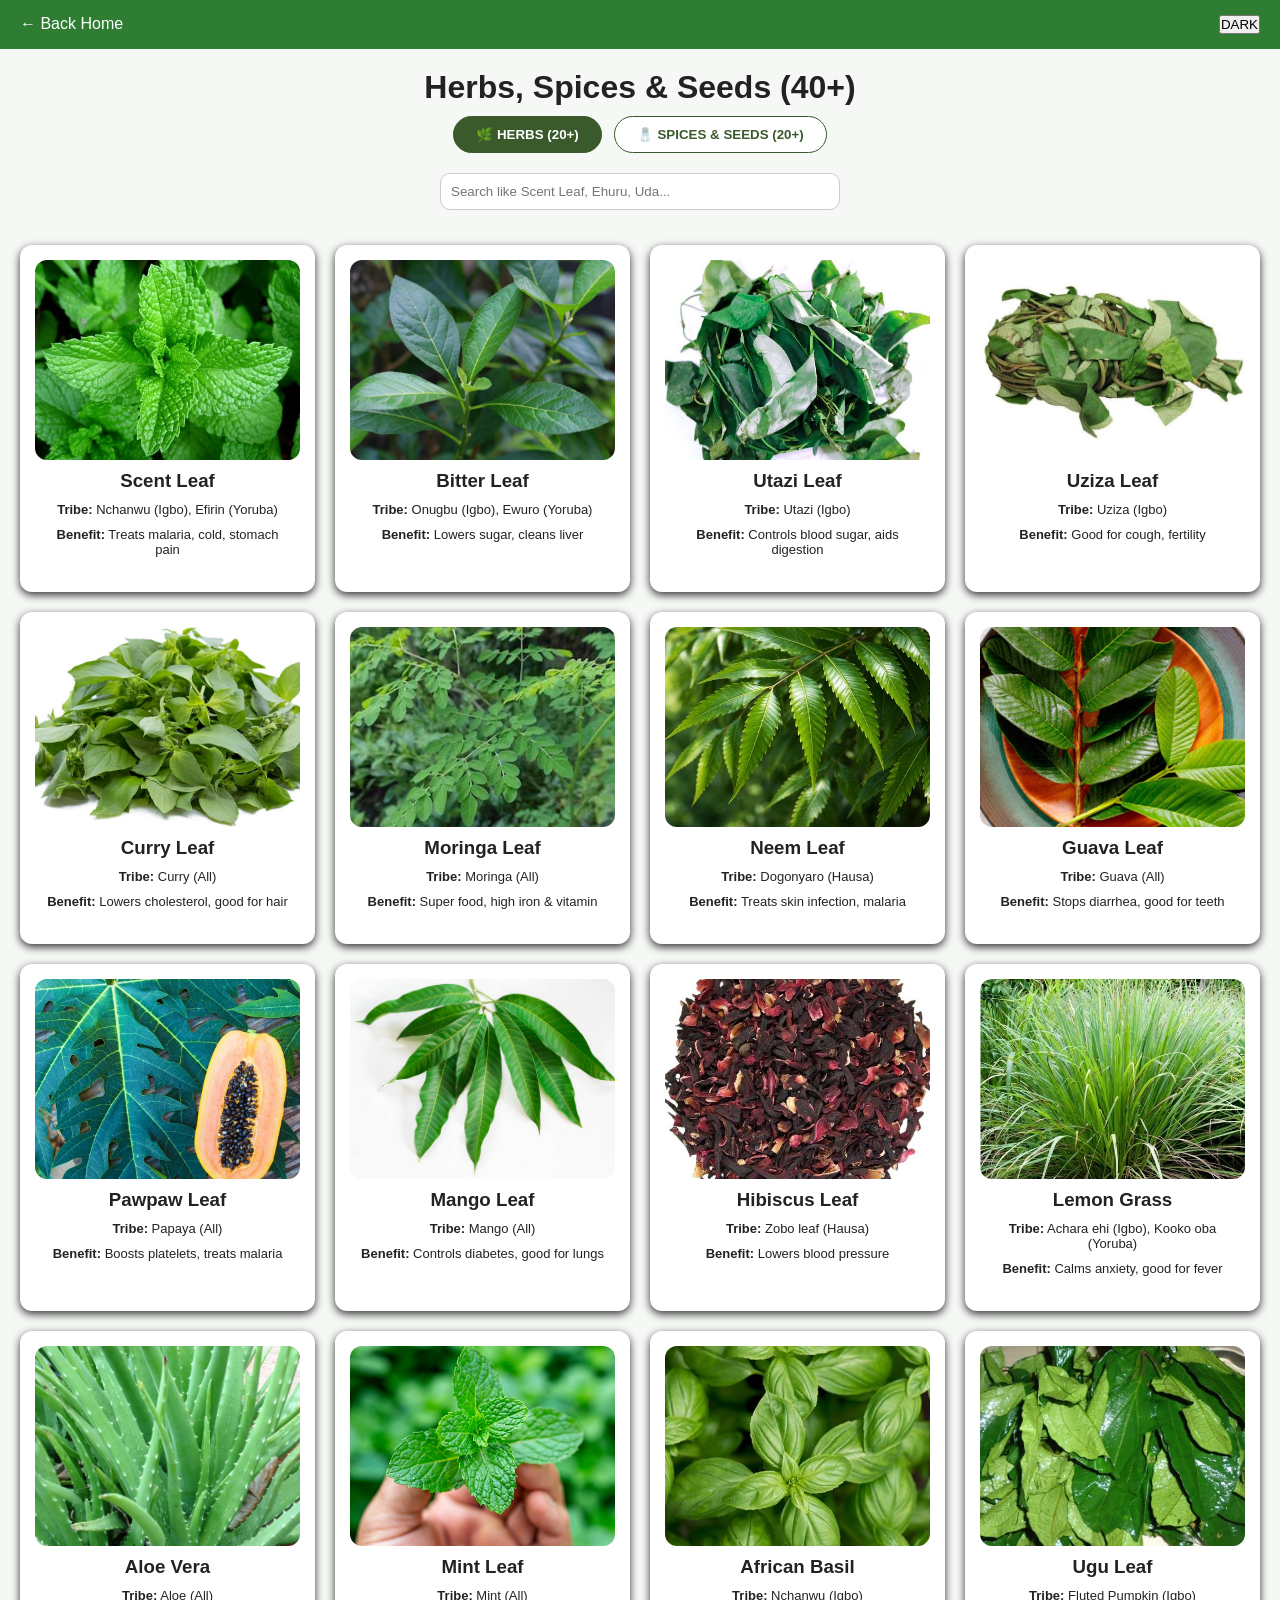
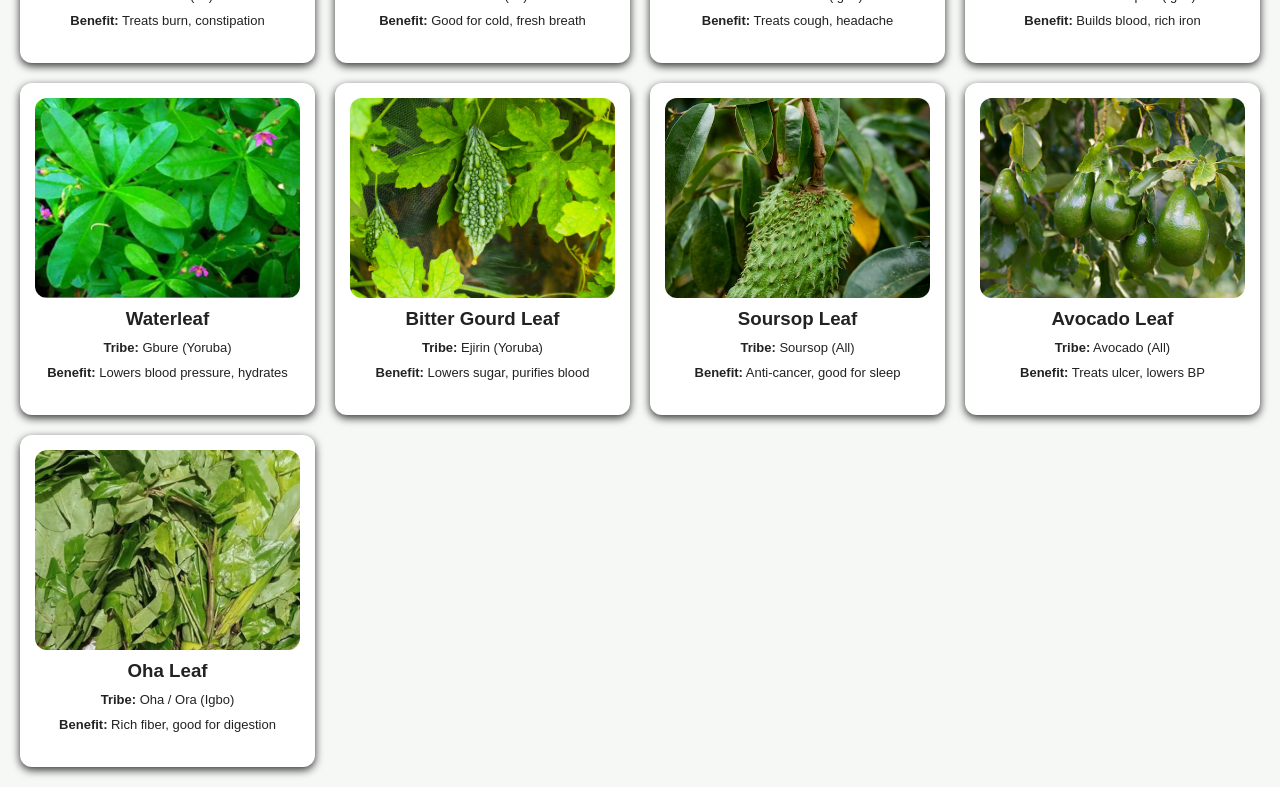
<file: herbs-page.html>
<!DOCTYPE html>
<html lang="en">
<head>
<meta charset="UTF-8">
<meta name="viewport" content="width=device-width, initial-scale=1.0">
<title>Herbs, Spices & Seeds - HealthyLife</title>
<link rel="stylesheet" href="food.css">
<style>
.tabs{display:flex;justify-content:center;gap:12px;margin:10px 0 5px 0;}
.tab-btn{
  padding:10px 22px;border-radius:20px;border:1px solid #3a5a2c;
  background:#fff;color:#3a5a2c;font-weight:bold;cursor:pointer;
}
.tab-btn.active{background:#3a5a2c;color:#fff;}
</style>
</head>
<body>
<header class="top-header">
<div class="logo" style="cursor:pointer;" onclick="location.href='food.html'">← Back Home</div>
<button id="themeBtn">DARK</button>
</header>

<h1 style="text-align:center; margin-top:20px;">Herbs, Spices & Seeds (40+)</h1>

<div class="tabs">
  <button class="tab-btn active" id="herbsBtn" onclick="switchTab('herbs')">🌿 HERBS (20+)</button>
  <button class="tab-btn" id="spicesBtn" onclick="switchTab('spices')">🧂 SPICES & SEEDS (20+)</button>
</div>

<div class="search-box" style="text-align:center; padding:15px;">
<input type="text" id="itemSearch" placeholder="Search like Scent Leaf, Ehuru, Uda..." style="padding:10px; width:80%; max-width:400px; border-radius:10px; border:1px solid #ccc;">
</div>

<div id="itemsGrid" style="display:grid; grid-template-columns: repeat(auto-fit, minmax(250px, 1fr)); gap:20px; padding:20px;"></div>

<script>
const herbs = [
  {name:"Scent Leaf", tribe:"Nchanwu (Igbo), Efirin (Yoruba)", benefit:"Treats malaria, cold, stomach pain", img:"images/scent-leaf.png"},
  {name:"Bitter Leaf", tribe:"Onugbu (Igbo), Ewuro (Yoruba)", benefit:"Lowers sugar, cleans liver", img:"images/bitter-leaf.jpg"},
  {name:"Utazi Leaf", tribe:"Utazi (Igbo)", benefit:"Controls blood sugar, aids digestion", img:"images/utazi copy.jpg"},
  {name:"Uziza Leaf", tribe:"Uziza (Igbo)", benefit:"Good for cough, fertility", img:"images/uziza-leaf.jpg"},
  {name:"Curry Leaf", tribe:"Curry (All)", benefit:"Lowers cholesterol, good for hair", img:"images/curry-leaf.jpg"},
  {name:"Moringa Leaf", tribe:"Moringa (All)", benefit:"Super food, high iron & vitamin", img:"images/moringa-leaf.webp"},
  {name:"Neem Leaf", tribe:"Dogonyaro (Hausa)", benefit:"Treats skin infection, malaria", img:"images/neem-leaf.jpg"},
  {name:"Guava Leaf", tribe:"Guava (All)", benefit:"Stops diarrhea, good for teeth", img:"images/guava-leaf.jpg"},
  {name:"Pawpaw Leaf", tribe:"Papaya (All)", benefit:"Boosts platelets, treats malaria", img:"images/pawpaw-leaf.webp"},
  {name:"Mango Leaf", tribe:"Mango (All)", benefit:"Controls diabetes, good for lungs", img:"images/mango-leaf.jpg"},
  {name:"Hibiscus Leaf", tribe:"Zobo leaf (Hausa)", benefit:"Lowers blood pressure", img:"images/hibiscus-leaf.jpg"},
  {name:"Lemon Grass", tribe:"Achara ehi (Igbo), Kooko oba (Yoruba)", benefit:"Calms anxiety, good for fever", img:"images/lemongrass.jpg"},
  {name:"Aloe Vera", tribe:"Aloe (All)", benefit:"Treats burn, constipation", img:"images/aloe-vera.jpg"},
  {name:"Mint Leaf", tribe:"Mint (All)", benefit:"Good for cold, fresh breath", img:"images/mint-leaf.jpg"},
  {name:"African Basil", tribe:"Nchanwu (Igbo)", benefit:"Treats cough, headache", img:"images/basil.jpg"},
  {name:"Ugu Leaf", tribe:"Fluted Pumpkin (Igbo)", benefit:"Builds blood, rich iron", img:"images/ugu-leaf.jpg"},
  {name:"Waterleaf", tribe:"Gbure (Yoruba)", benefit:"Lowers blood pressure, hydrates", img:"images/waterleaf.jpg"},
  {name:"Bitter Gourd Leaf", tribe:"Ejirin (Yoruba)", benefit:"Lowers sugar, purifies blood", img:"images/bitter-gourd-leaf.jpg"},
  {name:"Soursop Leaf", tribe:"Soursop (All)", benefit:"Anti-cancer, good for sleep", img:"images/soursop-leaf.jpg"},
  {name:"Avocado Leaf", tribe:"Avocado (All)", benefit:"Treats ulcer, lowers BP", img:"images/avocado-leaf.jpg"},
  {name:"Oha Leaf", tribe:"Oha / Ora (Igbo)", benefit:"Rich fiber, good for digestion", img:"images/oha-leaf.png"}
];

const spices = [
  {name:"Ehuru", tribe:"Calabash Nutmeg (Igbo)", benefit:"Spice for pepper soup, good for digestion", img:"images/ehuru.webp"},
  {name:"Uda", tribe:"Negro Pepper (Igbo)", benefit:"Treats cough, after-birth cleansing", img:"images/uda.jpg"},
  {name:"Uziza Seed", tribe:"Uziza (Igbo)", benefit:"Hot spice, good for cold", img:"images/uziza-seed.jpg"},
  {name:"Alligator Pepper", tribe:"Ose Oji (Igbo), Atare (Yoruba)", benefit:"Good for digestion, energy", img:"images/alligator-pepper.jpg"},
  {name:"Black Pepper", tribe:"Iyere (Yoruba)", benefit:"Boosts metabolism", img:"images/black-pepper.jpg"},
  {name:"Ginger", tribe:"Jinja (All)", benefit:"Anti-nausea, good for cold", img:"images/ginger.jpg"},
  {name:"Garlic", tribe:"Ayu (Hausa)", benefit:"Lowers BP, good for heart", img:"images/garlic.jpg"},
  {name:"Turmeric", tribe:"Atale (Yoruba), Kurkuma (Hausa)", benefit:"Anti-inflammatory, bright skin", img:"images/turmeric.jpg"},
  {name:"Cloves", tribe:"Kanafuru (Hausa)", benefit:"Good for toothache, digestion", img:"images/cloves.webp"},
  {name:"Ogiri / Iru", tribe:"Dawadawa (Hausa)", benefit:"Rich protein, natural seasoning", img:"images/ogiri.jpg"},
  {name:"Cinnamon", tribe:"Cinnamon (All)", benefit:"Lowers sugar, good for brain", img:"images/cinnamon.jpg"},
  {name:"Nutmeg", tribe:"Nutmeg (All)", benefit:"Good for sleep, digestion", img:"images/nutmeg.jpg"},
  {name:"Anise Seed", tribe:"Anise (All)", benefit:"Treats cough, aids sleep", img:"images/anise.jpg"},
  {name:"Fennel Seed", tribe:"Fennel (All)", benefit:"Good for bloating, eyes", img:"images/fennel.webp"},
  {name:"Cumin", tribe:"Cumin (All)", benefit:"Weight loss, digestion", img:"images/cumin.jpg"},
  {name:"Coriander Seed", tribe:"Coriander (All)", benefit:"Lowers sugar, good for skin", img:"images/coriander.jpg"},
  {name:"Cardamom", tribe:"Cardamom (All)", benefit:"Fresh breath, lowers BP", img:"images/cardamom.jpg"},
  {name:"Baobab Seed", tribe:"Kuka (Hausa)", benefit:"High fiber, Vitamin C", img:"images/baobab-seed.jpg"},
  {name:"Aidan / Tetrapleura", tribe:"Uyayak (Ibibio), Aridan (Yoruba)", benefit:"Good for womb cleansing", img:"images/aidan.png"},
  {name:"Crayfish", tribe:"Crayfish (All)", benefit:"Rich protein, seasoning", img:"images/crayfish.jpg"},
  {name:"Dried Pepper", tribe:"Shombo / Ata (Yoruba)", benefit:"Hot spice, metabolism", img:"images/dried-pepper.jpg"},
  {name:"Curry Powder", tribe:"Curry (All)", benefit:"Mixed spices, flavor", img:"images/curry-powder.webp"},
  {name:"Thyme", tribe:"Thyme (All)", benefit:"Good for cough, seasoning", img:"images/thyme.jpg"},
  {name:"Bayleaf", tribe:"Bayleaf (All)", benefit:"Good for heart, aroma", img:"images/bayleaf.webp"}
];


let currentList = herbs;
const grid = document.getElementById('itemsGrid');

function showItems(list){
  grid.innerHTML = "";
  list.forEach(f => {
    grid.innerHTML += `
    <div class="food-card">
      <img class="food-img-real" src="${f.img}" alt="${f.name}" style="width:100%; height:200px; object-fit:cover; border-radius:12px;">
      <div class="food-info" style="padding:10px;">
        <h3>${f.name}</h3>
        <p><b>Tribe:</b> ${f.tribe}</p>
        <p><b>Benefit:</b> ${f.benefit}</p>
      </div>
    </div>`;
  });
}

function switchTab(tab){
  if(tab === 'herbs'){
    currentList = herbs;
    document.getElementById('herbsBtn').classList.add('active');
    document.getElementById('spicesBtn').classList.remove('active');
  } else {
    currentList = spices;
    document.getElementById('spicesBtn').classList.add('active');
    document.getElementById('herbsBtn').classList.remove('active');
  }
  document.getElementById('itemSearch').value = "";
  showItems(currentList);
}

showItems(herbs);

document.getElementById('itemSearch').addEventListener('input', (e)=>{
  const v = e.target.value.toLowerCase();
  showItems(currentList.filter(f => f.name.toLowerCase().includes(v) || f.tribe.toLowerCase().includes(v)));
});
</script>
<script src="food.js"></script>
</body>
</html>
</file>
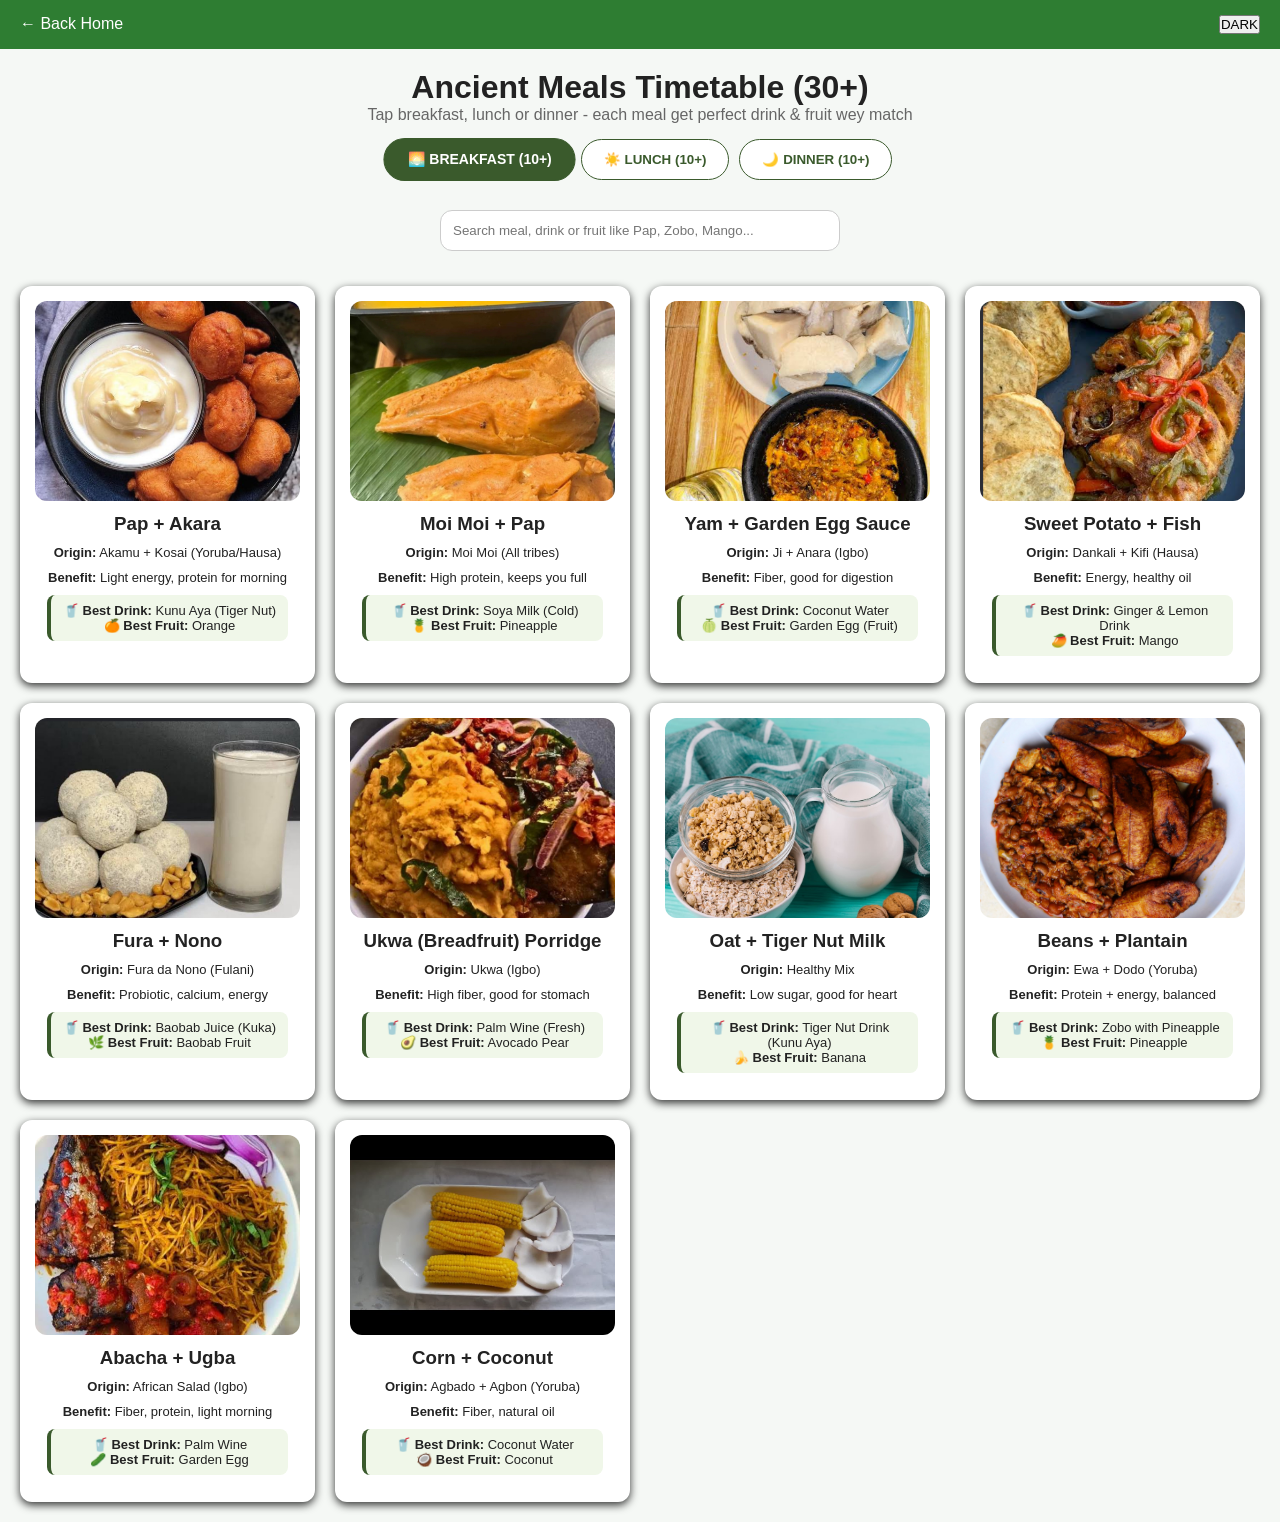
<file: meals-page.html>
<!DOCTYPE html>
<html lang="en">
<head>
<meta charset="UTF-8">
<meta name="viewport" content="width=device-width, initial-scale=1.0">
<title>Healthy Meals Timetable - HealthyLife</title>
<link rel="stylesheet" href="food.css">
<style>
.tabs{display:flex;justify-content:center;gap:10px;margin:15px 0;flex-wrap:wrap;}
.tab-btn{
  padding:12px 22px;border-radius:25px;border:1.5px solid #3a5a2c;
  background:#fff;color:#3a5a2c;font-weight:bold;cursor:pointer;transition:0.3s;
}
.tab-btn.active{background:#3a5a2c;color:#fff;transform:scale(1.05);}
.combo{
  background:#f0f7e9;
  border-left:4px solid #3a5a2c;
  padding:8px 10px;
  margin-top:10px;
  border-radius:8px;
  font-size:13px;
}
.combo span{font-weight:bold;}
.food-card{transition:0.3s;}
.food-card:hover{transform:translateY(-5px);box-shadow:0 8px 20px rgba(0,0,0,0.15);}
</style>
</head>
<body>
<header class="top-header">
<div class="logo" style="cursor:pointer;" onclick="location.href='food.html'">← Back Home</div>
<button id="themeBtn">DARK</button>
</header>

<h1 style="text-align:center; margin-top:20px;">Ancient Meals Timetable (30+)</h1>
<p style="text-align:center; color:#666;">Tap breakfast, lunch or dinner - each meal get perfect drink & fruit wey match</p>

<div class="tabs">
  <button class="tab-btn active" id="breakfastBtn" onclick="switchMeal('breakfast')">🌅 BREAKFAST (10+)</button>
  <button class="tab-btn" id="lunchBtn" onclick="switchMeal('lunch')">☀️ LUNCH (10+)</button>
  <button class="tab-btn" id="dinnerBtn" onclick="switchMeal('dinner')">🌙 DINNER (10+)</button>
</div>

<div class="search-box" style="text-align:center; padding:15px;">
<input type="text" id="mealSearch" placeholder="Search meal, drink or fruit like Pap, Zobo, Mango..." style="padding:12px; width:80%; max-width:400px; border-radius:12px; border:1px solid #ccc;">
</div>

<div id="mealsGrid" style="display:grid; grid-template-columns: repeat(auto-fit, minmax(270px, 1fr)); gap:20px; padding:20px;"></div>

<script>
const breakfast = [
  {name:"Pap + Akara", tribe:"Akamu + Kosai (Yoruba/Hausa)", benefit:"Light energy, protein for morning", img:"images/images 2/pap-akara.jpg", drink:"Kunu Aya (Tiger Nut)", fruit:"Orange", fruitImg:"🍊"},
  {name:"Moi Moi + Pap", tribe:"Moi Moi (All tribes)", benefit:"High protein, keeps you full", img:"images/images 2/moi-moi-pap.png", drink:"Soya Milk (Cold)", fruit:"Pineapple", fruitImg:"🍍"},
  {name:"Yam + Garden Egg Sauce", tribe:"Ji + Anara (Igbo)", benefit:"Fiber, good for digestion", img:"images/images 2/yam-garden-egg.png", drink:"Coconut Water", fruit:"Garden Egg (Fruit)", fruitImg:"🍈"},
  {name:"Sweet Potato + Fish", tribe:"Dankali + Kifi (Hausa)", benefit:"Energy, healthy oil", img:"images/images 2/sweet-potato-fish.png", drink:"Ginger & Lemon Drink", fruit:"Mango", fruitImg:"🥭"},
  {name:"Fura + Nono", tribe:"Fura da Nono (Fulani)", benefit:"Probiotic, calcium, energy", img:"images/images 2/fura-nono.png", drink:"Baobab Juice (Kuka)", fruit:"Baobab Fruit", fruitImg:"🌿"},
  {name:"Ukwa (Breadfruit) Porridge", tribe:"Ukwa (Igbo)", benefit:"High fiber, good for stomach", img:"images/images 2/ukwa.jpg", drink:"Palm Wine (Fresh)", fruit:"Avocado Pear", fruitImg:"🥑"},
  {name:"Oat + Tiger Nut Milk", tribe:"Healthy Mix", benefit:"Low sugar, good for heart", img:"images/images 2/oat-tiger-nut.jpg", drink:"Tiger Nut Drink (Kunu Aya)", fruit:"Banana", fruitImg:"🍌"},
  {name:"Beans + Plantain", tribe:"Ewa + Dodo (Yoruba)", benefit:"Protein + energy, balanced", img:"images/images 2/beans-plantain.jpg", drink:"Zobo with Pineapple", fruit:"Pineapple", fruitImg:"🍍"},
  {name:"Abacha + Ugba", tribe:"African Salad (Igbo)", benefit:"Fiber, protein, light morning", img:"images/images 2/abacha-ugba.png", drink:"Palm Wine", fruit:"Garden Egg", fruitImg:"🥒"},
  {name:"Corn + Coconut", tribe:"Agbado + Agbon (Yoruba)", benefit:"Fiber, natural oil", img:"images/images 2/corn-coconut.jpg", drink:"Coconut Water", fruit:"Coconut", fruitImg:"🥥"}
];

const lunch = [
  {name:"Jollof Rice + Moi Moi", tribe:"Jollof (All tribes)", benefit:"Balanced carb + protein", img:"images/images 2/jollof.png", drink:"Zobo", fruit:"Watermelon", fruitImg:"🍉"},
  {name:"Semo + Vegetable Soup", tribe:"Semo + Ugu/Ewedu", benefit:"Low carb, iron, builds blood", img:"images/images 2/semo-veg.jpg", drink:"Soursop Juice", fruit:"Soursop", fruitImg:"🍈"},
  {name:"Amala + Ewedu + Gbegiri", tribe:"Amala (Yoruba)", benefit:"Fiber, protein, energy", img:"images/images 2/amala.jpg", drink:"Tamarind Juice (Tsamiya)", fruit:"Tamarind", fruitImg:"🫘"},
  {name:"Pounded Yam + Oha Soup", tribe:"Oha (Igbo)", benefit:"Energy, rich vitamins", img:"images/images 2/pounded-yam-oha.jpg", drink:"Palm Fruit Juice", fruit:"Udara (Agbalumo)", fruitImg:"🍒"},
  {name:"Tuwo Shinkafa + Miyan Kuka", tribe:"Tuwo (Hausa)", benefit:"Light, good for digestion", img:"images/images 2/tuwo-kuka.jpg", drink:"Baobab Juice", fruit:"Baobab", fruitImg:"🌿"},
  {name:"Fufu + Egusi Soup", tribe:"Fufu (Igbo)", benefit:"High energy, protein & oil", img:"images/images 2/fufu-egusi.png", drink:"Pineapple & Ginger", fruit:"Pineapple", fruitImg:"🍍"},
  {name:"Ofada Rice + Ayamase", tribe:"Ofada (Yoruba)", benefit:"Unpolished rice, high fiber", img:"images/images 2/ofada.jpg", drink:"Palm Wine", fruit:"Orange", fruitImg:"🍊"},
  {name:"Yam Pottage (Asaro)", tribe:"Asaro (Yoruba)", benefit:"Good for heart, potassium", img:"images/images 2/asaro.png", drink:"Orange Juice (Fresh)", fruit:"Orange", fruitImg:"🍊"},
  {name:"Afang Soup + Fufu", tribe:"Afang (Efik/Ibibio)", benefit:"Super vegetable, iron", img:"images/images 2/afang.png", drink:"Lemongrass Cold Drink", fruit:"Pawpaw", fruitImg:"🍈"},
  {name:"Fried Rice + Salad", tribe:"Mixed Veg Rice", benefit:"Vitamins, balanced", img:"images/images 2/fried-rice.png", drink:"Watermelon Juice", fruit:"Watermelon", fruitImg:"🍉"}
];

const dinner = [
  {name:"Pap + Okra Soup", tribe:"Light Dinner", benefit:"Light, easy to digest", img:"images/images 2/pap-okra.png", drink:"Lemongrass Tea (Warm)", fruit:"Pawpaw", fruitImg:"🍈"},
  {name:"Unripe Plantain Porridge", tribe:"Ji Akpo (Igbo)", benefit:"Low sugar, good for BP", img:"images/images 2/unripe-plantain.jpg", drink:"Ginger & Lemon (Warm)", fruit:"Garden Egg", fruitImg:"🥒"},
  {name:"Oats + Moringa", tribe:"Light Mix", benefit:"Detox, good sleep", img:"images/images 2/oats-moringa.jpg", drink:"Moringa + Pineapple", fruit:"Pineapple", fruitImg:"🍍"},
  {name:"Abacha (Evening Main)", tribe:"African Salad (Igbo)", benefit:"Light fiber, not heavy", img:"images/images 2/abacha.jpg", drink:"Palm Wine (Small)", fruit:"Palm Fruit", fruitImg:"🌴"},
  {name:"Pepper Soup + Yam", tribe:"Pepper Soup (All)", benefit:"Warms body, good for cold", img:"images/images 2/pepper-soup-yam.jpg", drink:"Hot Ginger Drink", fruit:"Lemon", fruitImg:"🍋"},
  {name:"Vegetable Soup + Small Fufu", tribe:"Light Fufu", benefit:"Veg, easy digestion", img:"images/images 2/semo-veg.jpg", drink:"Cucumber Lemonade", fruit:"Cucumber", fruitImg:"🥒"},
  {name:"Beans Porridge (Adalu)", tribe:"Adalu (Yoruba)", benefit:"Protein, light if small", img:"images/images 2/beans-porridge.jpg", drink:"Zobo (No Sugar)", fruit:"Orange", fruitImg:"🍊"},
  {name:"Corn Pap + Scent Leaf Tea", tribe:"Akamu + Tea", benefit:"Light, good for sleep", img:"images/images 2/pap-tea.jpg", drink:"Scent Leaf Tea", fruit:"Banana", fruitImg:"🍌"},
  {name:"Suya + Cucumber + Cabbage", tribe:"Suya (Hausa)", benefit:"Protein + hydration", img:"images/images 2/suya-cucumber.png", drink:"Cold Lemonade", fruit:"Cucumber", fruitImg:"🥒"},
  {name:"Fruit Plate + Tiger Nut Milk", tribe:"Fruits Mix", benefit:"Light, vitamins, good sleep", img:"images/images 2/fruit-plate.webp", drink:"Tiger Nut Milk", fruit:"All Fruits", fruitImg:"🍎"}
];


let currentList = breakfast;
const grid = document.getElementById('mealsGrid');

function showMeals(list){
  grid.innerHTML = "";
  list.forEach(f => {
    grid.innerHTML += `
    <div class="food-card">
      <img class="food-img-real" src="${f.img}" alt="${f.name}" style="width:100%; height:200px; object-fit:cover; border-radius:12px;">
      <div class="food-info" style="padding:12px;">
        <h3>${f.name}</h3>
        <p><b>Origin:</b> ${f.tribe}</p>
        <p><b>Benefit:</b> ${f.benefit}</p>
        <div class="combo">
          <span>🥤 Best Drink:</span> ${f.drink}<br>
          <span>${f.fruitImg} Best Fruit:</span> ${f.fruit}
        </div>
      </div>
    </div>`;
  });
}

function switchMeal(type){
  if(type === 'breakfast'){
    currentList = breakfast;
    document.getElementById('breakfastBtn').classList.add('active');
    document.getElementById('lunchBtn').classList.remove('active');
    document.getElementById('dinnerBtn').classList.remove('active');
  } else if(type === 'lunch'){
    currentList = lunch;
    document.getElementById('lunchBtn').classList.add('active');
    document.getElementById('breakfastBtn').classList.remove('active');
    document.getElementById('dinnerBtn').classList.remove('active');
  } else {
    currentList = dinner;
    document.getElementById('dinnerBtn').classList.add('active');
    document.getElementById('breakfastBtn').classList.remove('active');
    document.getElementById('lunchBtn').classList.remove('active');
  }
  document.getElementById('mealSearch').value = "";
  showMeals(currentList);
}

showMeals(breakfast);

document.getElementById('mealSearch').addEventListener('input', (e)=>{
  const v = e.target.value.toLowerCase();
  showMeals(currentList.filter(f => 
    f.name.toLowerCase().includes(v) || 
    f.drink.toLowerCase().includes(v) || 
    f.fruit.toLowerCase().includes(v)
  ));
});
</script>
<script src="food.js"></script>
</body>
</html>
</file>
<file: food.css>
*{
    margin: 0;
    padding: 0;
    box-sizing: border-box;
    font-family: Arial, Helvetica, sans-serif;

}

body{
background: #f5f8f5;
color: #222;
transition: 0.3s;

}

body.dark{
    background: #121212;
    color: #eee;

}

.center-body{
  display: flex;
  justify-content: center;
  align-items: center;
  height: 100vh;

}

.top-header{
display: flex;
justify-content: space-between;
padding: 15px 20px;
background-color: #2e7d32;
color: white;

}

body.dark.top-header{
background: #1b1b1b;

}

.header-right{
    display: flex;
    gap: 10px;

}

.main-nav{
    display: flex;
    justify-content: center;
    gap: 20px;
    padding: 12px;
    background: white;
    box-shadow: 0 2px 5px rgba(0, 0, 0, 0.1);

}

body.dark.main-nav{
    background: #1e1e1e;
}

.main-nav a{
    text-decoration: none;
    color: #333;
    font-weight: bold;
}

body.dark.main-nav a{
    color: #eee;
}

.main-nav a.active{
    color: #2e7d32;
}

.form-box{
    background: white;
    padding: 25px;
    width: 90%;
    max-width: 350px;
    border-radius: 12px;
    box-shadow: 0 4px 12px rgba(0, 0, 0, 0.1);
    display: flex;
    flex-direction: column;
    gap: 15px;
}

body.dark.form-box{
    background: #1e1e1e
}

.form-box input{
    padding: 12px;
    border: 1px solid #ccc;
    border-radius: 8px;
}

.form-box button, .main-btn{
    padding: 12px;
    background: #2e7d32;
    color: white;
    border: none;
    border-radius: 8px;
    cursor: pointer;
    text-decoration: none;
    text-align: center;
}

.lang-row{
    display: flex;
    justify-content: space-between;
    margin-top: 10px;
}

.welcome-box{
    text-align: center;
    margin-top: 80px;
    padding: 20px;
}

.welcome-box h1{
    font-size: 32px;
    margin-bottom: 15px;
}

.foods-hero{
    text-align: center;
    padding: 25px 15px ;
}

.foods-hero input{
    margin-top: 15px;
    padding: 12px;
    width: 90%;
    max-width: 400px;
    border-radius: 20px;
    border: 1px solid #ccc;
}

.foods-container{
    display: grid;
    grid-template-columns: repeat(auto-fit, minmax(160px, 1fr));
    gap: 15px;
    padding: 20px;
}

.food-card{
    background: white;
    border-radius: 12px;
    padding: 15px;
    text-align: center;
    box-shadow: 0 3px 8px rgba(0, 0, 0, 0.8);
}

body.dark.food-card{
    background: #1e1e1e;
}

.food-img{
    background: #e8f5e9;
    padding: 20px;
    border-radius: 10px;
    margin-bottom: 10px;
    font-weight: bold;
}

.tribe{
    font-size: 12px;
    background: #2e7d32;
    color: white;
    padding: 3px 8px;
    border-radius: 10px;
}

.food-card p{
    font-size: 13px;
    margin: 10px 0;

}

.food-card button{
    padding: 8px 12px;
    border: none;
    background: #2e7d32;
    color: white;
    border-radius: 6px;
    cursor: pointer;
}

.food-img-real{
    width: 100%;
    height: 180px;
    object-fit: cover;
    border-radius: 12px 12px 0 0;
    background: #e0e0e0;
    display: block;
}

.english-name{
    color: #777;
    font-size: 0.9em;
    margin: 2px 0;
}

.food-card{
    overflow: hidden;
    border-radius: 12px;
}

.category-container{
 display:grid;
 grid-template-columns:repeat(auto-fit,minmax(220px,1fr));
 gap:20px;
 padding:20px;
}
.category-box{
 background:#fff;
 border-radius:15px;
 overflow:hidden;
 box-shadow:0 4px 10px rgba(0,0,0,0.1);
 cursor:pointer;
 text-align:center;
 transition:0.3s;
}
.category-box:hover{transform:translateY(-5px);}
.category-box img{width:100%; height:160px; object-fit:cover;}
.category-box h3{margin:10px 0 5px;}
.category-box p{color:#777; margin-bottom:12px;}
</file>
